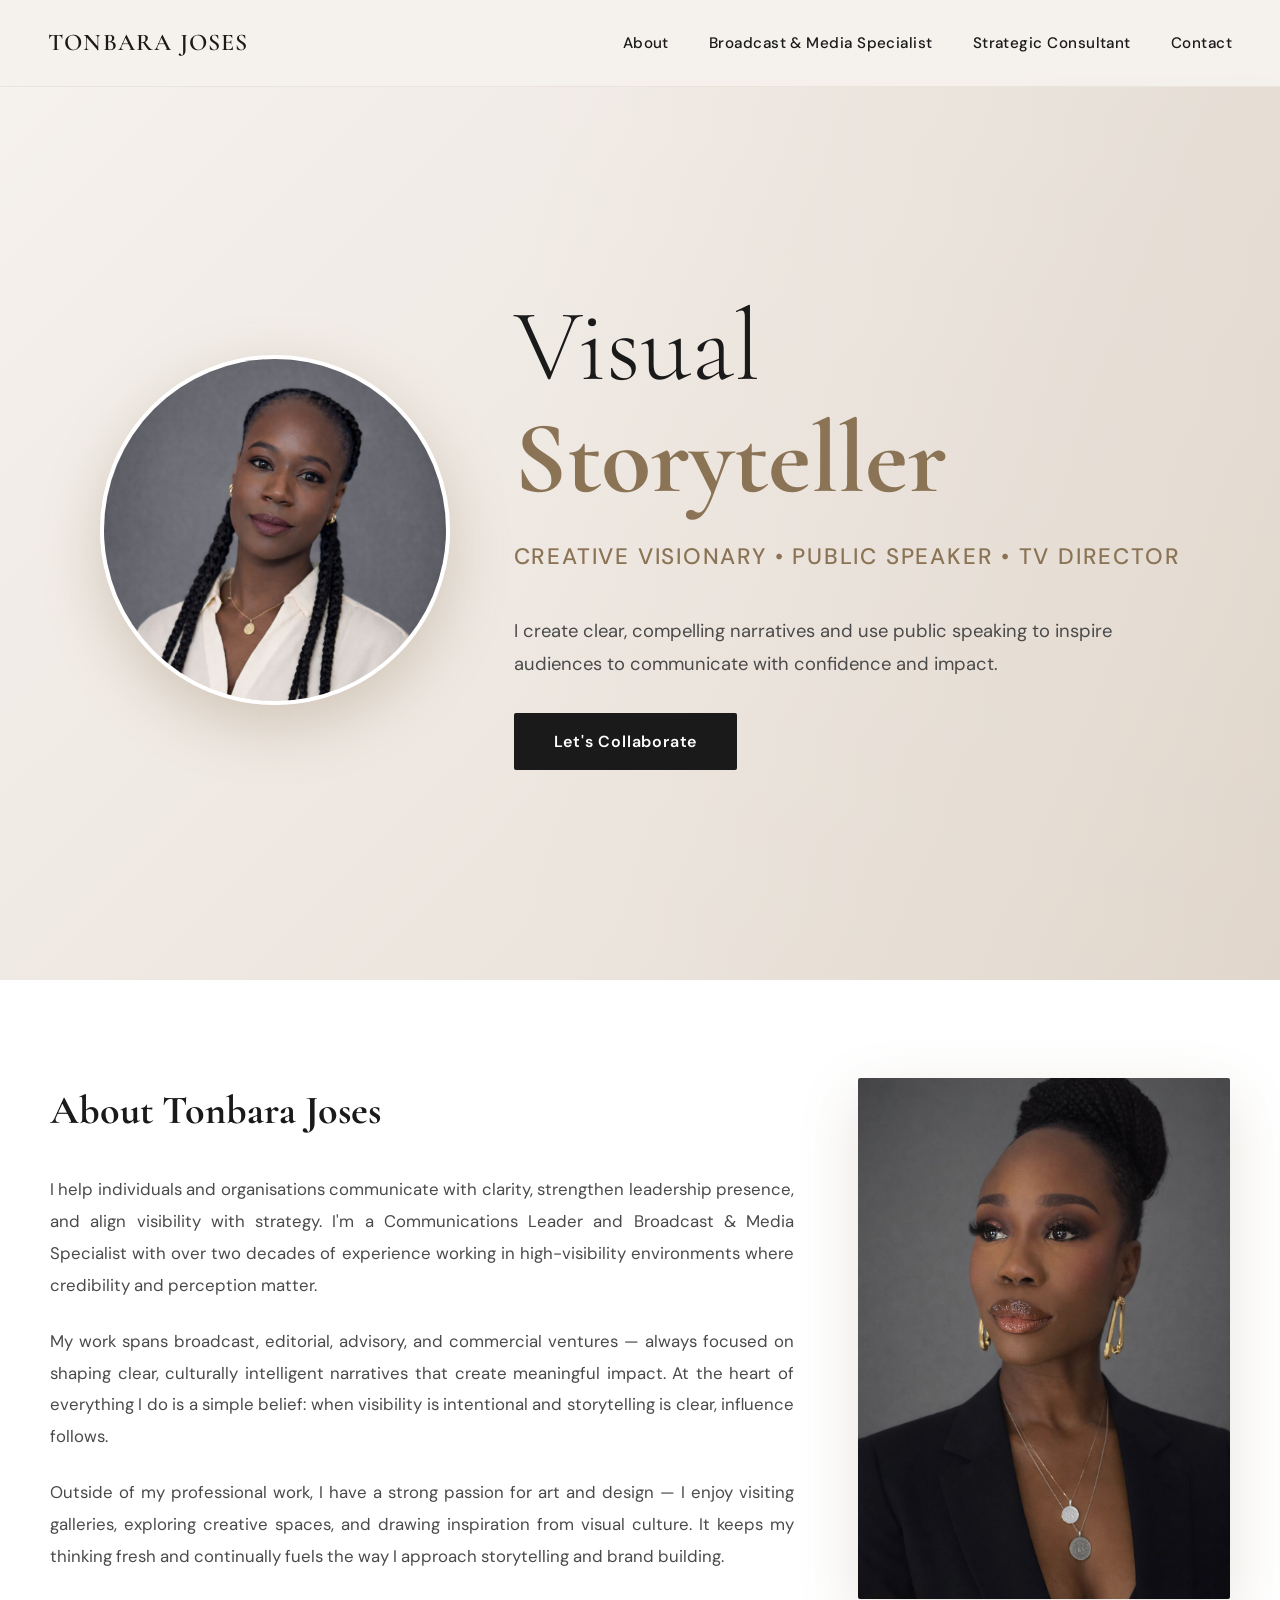
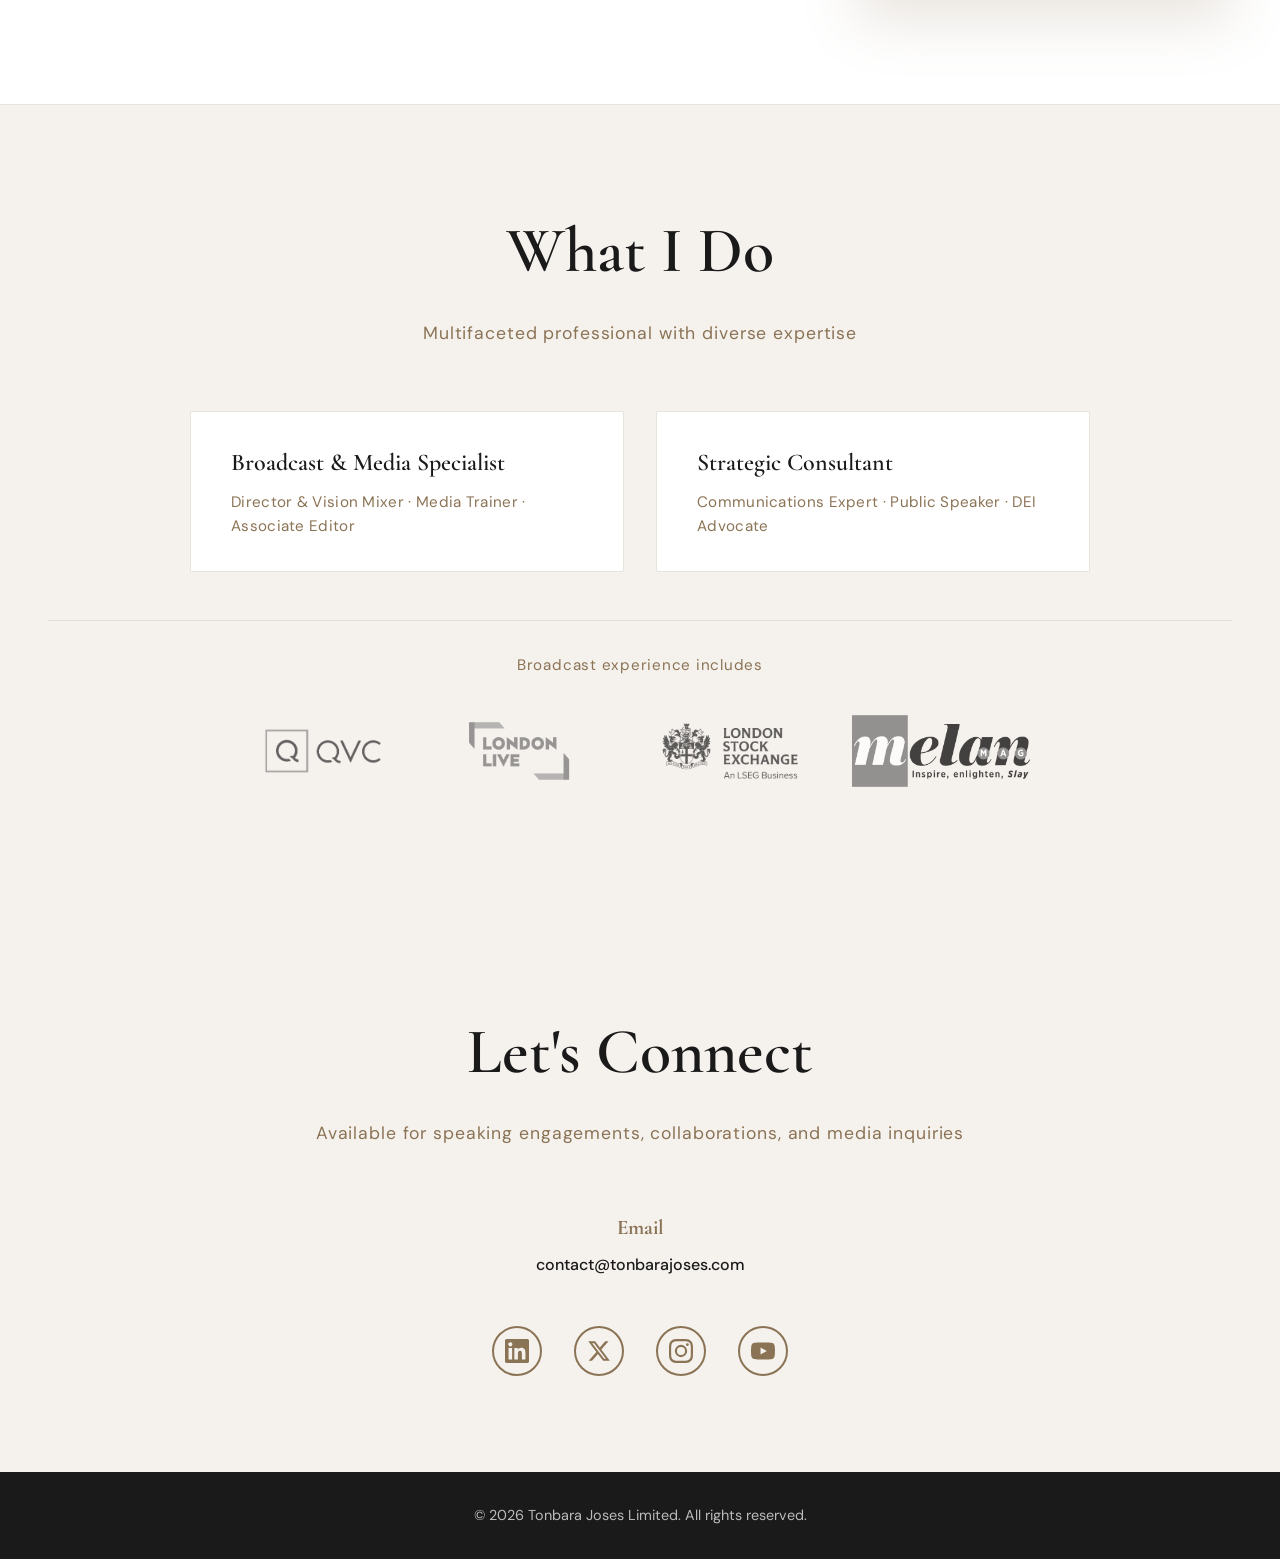
<file: index.html>
<!DOCTYPE html>
<html lang="en">
<head>
    <meta charset="UTF-8">
    <meta name="viewport" content="width=device-width, initial-scale=1.0">
    <meta name="theme-color" content="#f5f1ed">
    <meta name="description" content="Tonbara Joses helps individuals and organisations communicate with clarity, strengthen leadership presence, and align visibility with strategy. She is a Communications Leader and Broadcast &amp; Media Specialist with over two decades of experience working in high-visibility environments where credibility and perception matter.">
    <meta name="keywords" content="TV Director, Television Director, Broadcast Director, Live Production, Vision Mixer, Media Communications, Public Speaker, Creative Director, Broadcast Operations, Content Strategy, DE&I Leadership, Inclusive Storytelling, Media Specialist">
    <meta name="author" content="Tonbara Joses">
    <meta name="robots" content="index, follow">
    <meta property="og:title" content="Tonbara Joses - Creative Visionary & Public Speaker">
    <meta property="og:description" content="Tonbara Joses helps individuals and organisations communicate with clarity, strengthen leadership presence, and align visibility with strategy.">
    <meta property="og:type" content="website">
    <meta property="og:image" content="assets/tjoses.jpeg">
    <meta property="og:url" content="">
    <meta name="twitter:card" content="summary_large_image">
    <meta name="twitter:title" content="Tonbara Joses -  Creative Visionary & Public Speaker">
    <meta name="twitter:description" content="Tonbara Joses helps individuals and organisations communicate with clarity, strengthen leadership presence, and align visibility with strategy.">
    <link rel="icon" type="image/x-icon" href="assets/favicon.ico">
    <link rel="icon" type="image/png" sizes="32x32" href="assets/favicon.ico">
    <link rel="icon" type="image/png" sizes="16x16" href="assets/favicon.ico">
    <link rel="apple-touch-icon" href="assets/favicon.png">
    <title>Tonbara Joses -  Creative Visionary & Public Speaker</title>
    <link rel="preconnect" href="https://fonts.googleapis.com">
    <link rel="preconnect" href="https://fonts.gstatic.com" crossorigin>
    <link href="https://fonts.googleapis.com/css2?family=Cormorant+Garamond:wght@300;400;600;700&family=DM+Sans:wght@400;500;700&display=swap" rel="stylesheet">
    <link rel="stylesheet" href="styles.css">
</head>
<body>
    <header>
        <nav>
            <div class="logo">TONBARA JOSES</div>
            <button class="hamburger" aria-label="Toggle menu" aria-expanded="false">
                <span></span>
                <span></span>
                <span></span>
            </button>
            <ul class="nav-links">
                <li><a href="#about">About</a></li>
                <li><a href="broadcast-media-specialist.html">Broadcast &amp; Media Specialist</a></li>
                <li><a href="strategic-consultant.html">Strategic Consultant</a></li>
                <li><a href="#contact">Contact</a></li>
            </ul>
        </nav>
    </header>

    <section class="hero">
        <div class="hero-content">
            <div class="hero-image">
                <img src="assets/tonbara.jpeg" alt="Tonbara Joses">
            </div>
            <div class="hero-text">
                <h1>Visual <strong>Storyteller</strong></h1>
                <p class="hero-subtitle">Creative Visionary • Public Speaker • TV Director</p>
                <p class="hero-description">
                    I create clear, compelling narratives and use public speaking to inspire audiences to communicate with confidence and impact.
                </p>
                <a href="#contact" class="cta-button">Let's Collaborate</a>
            </div>
        </div>
    </section>

    <section id="about">
        <div class="about-tonbara-content">
            <div class="about-tonbara-text">
                <h2>About Tonbara Joses</h2>
                <p>
                    I help individuals and organisations communicate with clarity, strengthen leadership presence, and align visibility with strategy. I'm a Communications Leader and Broadcast &amp; Media Specialist with over two decades of experience working in high-visibility environments where credibility and perception matter.
                </p>
                <p>
                    My work spans broadcast, editorial, advisory, and commercial ventures — always focused on shaping clear, culturally intelligent narratives that create meaningful impact. At the heart of everything I do is a simple belief: when visibility is intentional and storytelling is clear, influence follows.
                </p>
                <p>
                    Outside of my professional work, I have a strong passion for art and design — I enjoy visiting galleries, exploring creative spaces, and drawing inspiration from visual culture. It keeps my thinking fresh and continually fuels the way I approach storytelling and brand building.
                </p>
            </div>
             <div class="about-tonbara-image">
                <img src="assets/tjoses.jpeg" alt="Tonbara Joses">
            </div>
        </div>
    </section>

    <section id="what-i-do">
        <div class="section-header">
            <h2 class="section-title">What I Do</h2>
            <p class="section-subtitle">Multifaceted professional with diverse expertise</p>
        </div>
        <div class="what-i-do-links">
            <a href="broadcast-media-specialist.html" class="what-i-do-card">
                <span class="what-i-do-title">Broadcast &amp; Media Specialist</span>
                <span class="what-i-do-subtitle">Director & Vision Mixer · Media Trainer · Associate Editor</span>
            </a>
            <a href="strategic-consultant.html" class="what-i-do-card">
                <span class="what-i-do-title">Strategic Consultant</span>
                <span class="what-i-do-subtitle"> Communications Expert · Public Speaker · DEI Advocate</span>
            </a>
        </div>
        <div class="brands-section">
            <p class="brands-heading">Broadcast experience includes</p>
            <div class="brands-logos">
                <a href="https://www.qvcuk.com" target="_blank" rel="noopener"><img src="assets/logos/qvc.png" alt="QVC" class="brand-logo"></a>
                <a href="https://www.londonlive.co.uk" target="_blank" rel="noopener"><img src="assets/logos/london-live.png" alt="London Live" class="brand-logo"></a>
                <a href="https://www.londonstockexchange.com" target="_blank" rel="noopener"><img src="assets/logos/lse.png" alt="London Stock Exchange" class="brand-logo"></a>
                <a href="https://www.melanmag.com" target="_blank" rel="noopener"><img src="assets/logos/melan.png" alt="Melan Magazine" class="brand-logo"></a>
            </div>
        </div>
    </section>

    <section id="gallery" style="display: none;">
        <div class="section-header">
            <h2 class="section-title">Selected Work</h2>
            <p class="section-subtitle">A showcase of directorial projects and speaking engagements</p>
        </div>
        <div class="gallery-grid">
            <div class="gallery-item fade-in">
                <div class="gallery-image"></div>
                <div class="gallery-info">
                    <h3>Documentary Series: Voices of Change</h3>
                    <p>A 6-part series exploring social transformation across West Africa</p>
                    <span class="gallery-tag">TV Direction</span>
                </div>
            </div>
            <div class="gallery-item fade-in">
                <div class="gallery-image"></div>
                <div class="gallery-info">
                    <h3>TEDx Lagos: The Power of Perspective</h3>
                    <p>Keynote on reframing narratives in modern media</p>
                    <span class="gallery-tag">Public Speaking</span>
                </div>
            </div>
            <div class="gallery-item fade-in">
                <div class="gallery-image"></div>
                <div class="gallery-info">
                    <h3>Prime Time Talk Show: The Evening Forum</h3>
                    <p>Award-winning current affairs program, 3 seasons</p>
                    <span class="gallery-tag">TV Direction</span>
                </div>
            </div>
            <div class="gallery-item fade-in">
                <div class="gallery-image"></div>
                <div class="gallery-info">
                    <h3>Women in Media Summit 2024</h3>
                    <p>Panel moderator and speaker on leadership and innovation</p>
                    <span class="gallery-tag">Public Speaking</span>
                </div>
            </div>
            <div class="gallery-item fade-in">
                <div class="gallery-image"></div>
                <div class="gallery-info">
                    <h3>Cultural Heritage Series</h3>
                    <p>Celebrating indigenous traditions through visual storytelling</p>
                    <span class="gallery-tag">TV Direction</span>
                </div>
            </div>
            <div class="gallery-item fade-in">
                <div class="gallery-image"></div>
                <div class="gallery-info">
                    <h3>Global Media Conference, Dubai</h3>
                    <p>Keynote on the future of African storytelling</p>
                    <span class="gallery-tag">Public Speaking</span>
                </div>
            </div>
        </div>
    </section>

    <section id="press" style="display: none;">
        <div class="section-header">
            <h2 class="section-title">In the Press</h2>
            <p class="section-subtitle">Featured coverage and recognition</p>
        </div>
        <div class="press-grid">
            <div class="press-item fade-in">
                <div class="press-source">
                    <div class="press-logo">GN</div>
                    <span class="press-publication">GUARDIAN NIGERIA</span>
                </div>
                <h3 class="press-headline">Rising Star: How Tonbara Joses is Redefining Television Direction</h3>
                <p class="press-excerpt">
                    "Joses brings a fresh perspective to television direction, combining technical excellence with deeply human storytelling that resonates across cultures..."
                </p>
                <p class="press-date">January 2025</p>
                <a href="#" class="press-link">Read Full Article →</a>
            </div>
            <div class="press-item fade-in">
                <div class="press-source">
                    <div class="press-logo">VG</div>
                    <span class="press-publication">VANGUARD</span>
                </div>
                <h3 class="press-headline">The Visionaries: 50 Women Shaping Nigeria's Creative Economy</h3>
                <p class="press-excerpt">
                    "As both a director and speaker, Tonbara Joses embodies the new generation of multi-hyphenate creatives driving innovation in Africa's media landscape..."
                </p>
                <p class="press-date">November 2024</p>
                <a href="#" class="press-link">Read Full Article →</a>
            </div>
            <div class="press-item fade-in">
                <div class="press-source">
                    <div class="press-logo">BC</div>
                    <span class="press-publication">BROADCAST MAGAZINE</span>
                </div>
                <h3 class="press-headline">Award-Winning Director Shares Insights on Authentic Storytelling</h3>
                <p class="press-excerpt">
                    "In a candid conversation, Joses reveals the creative process behind her acclaimed documentary series and her vision for the future of African television..."
                </p>
                <p class="press-date">September 2024</p>
                <a href="#" class="press-link">Read Full Article →</a>
            </div>
            <div class="press-item fade-in">
                <div class="press-source">
                    <div class="press-logo">TN</div>
                    <span class="press-publication">THIS DAY</span>
                </div>
                <h3 class="press-headline">From Director's Chair to Conference Stage: A Journey of Impact</h3>
                <p class="press-excerpt">
                    "Tonbara Joses has emerged as one of the most sought-after voices on media innovation, bringing insights from the studio to boardrooms across the continent..."
                </p>
                <p class="press-date">July 2024</p>
                <a href="#" class="press-link">Read Full Article →</a>
            </div>
            <div class="press-item fade-in">
                <div class="press-source">
                    <div class="press-logo">PM</div>
                    <span class="press-publication">PULSE MAGAZINE</span>
                </div>
                <h3 class="press-headline">10 Creatives Changing the Narrative in Nigerian Television</h3>
                <p class="press-excerpt">
                    "With a portfolio that spans hard-hitting documentaries to inspiring talk shows, Joses demonstrates that powerful storytelling knows no single format..."
                </p>
                <p class="press-date">May 2024</p>
                <a href="#" class="press-link">Read Full Article →</a>
            </div>
            <div class="press-item fade-in">
                <div class="press-source">
                    <div class="press-logo">BT</div>
                    <span class="press-publication">BUSINESS DAY</span>
                </div>
                <h3 class="press-headline">The Business of Storytelling: An Interview with Tonbara Joses</h3>
                <p class="press-excerpt">
                    "Beyond the creative aspects, Joses discusses the entrepreneurial mindset required to succeed in modern media production and content creation..."
                </p>
                <p class="press-date">March 2024</p>
                <a href="#" class="press-link">Read Full Article →</a>
            </div>
        </div>
    </section>

    <section id="contact">
        <div class="section-header">
            <h2 class="section-title">Let's Connect</h2>
            <p class="section-subtitle">Available for speaking engagements, collaborations, and media inquiries</p>
        </div>
        <div class="contact-content">
            <div class="contact-info">
                <div class="contact-item fade-in">
                    <h4>Email</h4>
                    <a href="mailto:contact@tonbarajoses.com">contact@tonbarajoses.com</a>
                </div>
            </div>
            <div class="social-links">
                <a href="https://www.linkedin.com/in/tonbara-joses-38819644" target="_blank" rel="noopener" aria-label="LinkedIn"><svg width="24" height="24" viewBox="0 0 24 24" fill="currentColor"><path d="M20.447 20.452h-3.554v-5.569c0-1.328-.027-3.037-1.852-3.037-1.853 0-2.136 1.445-2.136 2.939v5.667H9.351V9h3.414v1.561h.046c.477-.9 1.637-1.85 3.37-1.85 3.601 0 4.267 2.37 4.267 5.455v6.286zM5.337 7.433c-1.144 0-2.063-.926-2.063-2.065 0-1.138.92-2.063 2.063-2.063 1.14 0 2.064.925 2.064 2.063 0 1.139-.925 2.065-2.064 2.065zm1.782 13.019H3.555V9h3.564v11.452zM22.225 0H1.771C.792 0 0 .774 0 1.729v20.542C0 23.227.792 24 1.771 24h20.451C23.2 24 24 23.227 24 22.271V1.729C24 .774 23.2 0 22.222 0h.003z"/></svg></a>
                <a href="https://twitter.com" target="_blank" rel="noopener" aria-label="Twitter"><svg width="24" height="24" viewBox="0 0 24 24" fill="currentColor"><path d="M18.244 2.25h3.308l-7.227 8.26 8.502 11.24H16.17l-5.214-6.817L4.99 21.75H1.68l7.73-8.835L1.254 2.25H8.08l4.713 6.231zm-1.161 17.52h1.833L7.084 4.126H5.117z"/></svg></a>
                <a href="https://instagram.com" target="_blank" rel="noopener" aria-label="Instagram"><svg width="24" height="24" viewBox="0 0 24 24" fill="currentColor"><path d="M12 2.163c3.204 0 3.584.012 4.85.07 3.252.148 4.771 1.691 4.919 4.919.058 1.265.069 1.645.069 4.849 0 3.205-.012 3.584-.069 4.849-.149 3.225-1.664 4.771-4.919 4.919-1.266.058-1.644.07-4.85.07-3.204 0-3.584-.012-4.849-.07-3.26-.149-4.771-1.699-4.919-4.92-.058-1.265-.07-1.644-.07-4.849 0-3.204.013-3.583.07-4.849.149-3.227 1.664-4.771 4.919-4.919 1.266-.057 1.645-.069 4.849-.069zM12 0C8.741 0 8.333.014 7.053.072 2.695.272.273 2.69.073 7.052.014 8.333 0 8.741 0 12c0 3.259.014 3.668.072 4.948.2 4.358 2.618 6.78 6.98 6.98C8.333 23.986 8.741 24 12 24c3.259 0 3.668-.014 4.948-.072 4.354-.2 6.782-2.618 6.979-6.98.059-1.28.073-1.689.073-4.948 0-3.259-.014-3.667-.072-4.947-.196-4.354-2.617-6.78-6.979-6.98C15.668.014 15.259 0 12 0zm0 5.838a6.162 6.162 0 100 12.324 6.162 6.162 0 000-12.324zM12 16a4 4 0 110-8 4 4 0 010 8zm6.406-11.845a1.44 1.44 0 100 2.881 1.44 1.44 0 000-2.881z"/></svg></a>
                <a href="https://youtube.com" target="_blank" rel="noopener" aria-label="YouTube"><svg width="24" height="24" viewBox="0 0 24 24" fill="currentColor"><path d="M23.498 6.186a3.016 3.016 0 00-2.122-2.136C19.505 3.545 12 3.545 12 3.545s-7.505 0-9.377.505A3.017 3.017 0 00.502 6.186C0 8.07 0 12 0 12s0 3.93.502 5.814a3.016 3.016 0 002.122 2.136c1.871.505 9.376.505 9.376.505s7.505 0 9.377-.505a3.015 3.015 0 002.122-2.136C24 15.93 24 12 24 12s0-3.93-.502-5.814zM9.545 15.568V8.432L15.818 12l-6.273 3.568z"/></svg></a>
            </div>
        </div>
    </section>

    <div id="contact-modal" class="contact-modal-overlay" aria-hidden="true">
        <div class="contact-modal">
            <button type="button" class="contact-modal-close js-close-contact-modal" aria-label="Close">×</button>
            <h3>Get in touch</h3>
            <form class="contact-form" action="contact.php" method="post">
                <label for="contact-name">Name</label>
                <input type="text" id="contact-name" name="name" required>

                <label for="contact-email">Email</label>
                <input type="email" id="contact-email" name="email" required>

                <label for="contact-message">Message</label>
                <textarea id="contact-message" name="message" required></textarea>

                <button type="submit">Send message</button>
            </form>
        </div>
    </div>

    <footer>
        <p>&copy; 2026 Tonbara Joses Limited. All rights reserved.</p>
    </footer>

    <script>
        // Hamburger menu toggle
        const hamburger = document.querySelector('.hamburger');
        const navLinks = document.querySelector('.nav-links');
        
        if (hamburger && navLinks) {
            hamburger.addEventListener('click', () => {
                hamburger.classList.toggle('active');
                navLinks.classList.toggle('active');
                const isExpanded = hamburger.classList.contains('active');
                hamburger.setAttribute('aria-expanded', isExpanded);
            });
            
            // Close menu when clicking a link
            navLinks.querySelectorAll('a').forEach(link => {
                link.addEventListener('click', () => {
                    hamburger.classList.remove('active');
                    navLinks.classList.remove('active');
                    hamburger.setAttribute('aria-expanded', 'false');
                });
            });
        }
        
        // Contact modal
        (function() {
            const overlay = document.getElementById('contact-modal');
            if (!overlay) return;
            const openModal = () => { overlay.classList.add('is-open'); overlay.setAttribute('aria-hidden', 'false'); document.body.style.overflow = 'hidden'; };
            const closeModal = () => { overlay.classList.remove('is-open'); overlay.setAttribute('aria-hidden', 'true'); document.body.style.overflow = ''; };
            document.querySelectorAll('.js-open-contact-modal').forEach(btn => btn.addEventListener('click', openModal));
            overlay.querySelector('.js-close-contact-modal').addEventListener('click', closeModal);
            overlay.addEventListener('click', e => { if (e.target === overlay) closeModal(); });
            document.addEventListener('keydown', e => { if (e.key === 'Escape') closeModal(); });
        })();

        // Scroll animation
        const observerOptions = {
            threshold: 0.1,
            rootMargin: '0px 0px -50px 0px'
        };

        const observer = new IntersectionObserver((entries) => {
            entries.forEach(entry => {
                if (entry.isIntersecting) {
                    entry.target.classList.add('visible');
                }
            });
        }, observerOptions);

        document.querySelectorAll('.fade-in').forEach(el => {
            observer.observe(el);
        });

        // Smooth scrolling for navigation links
        document.querySelectorAll('a[href^="#"]').forEach(anchor => {
            anchor.addEventListener('click', function (e) {
                e.preventDefault();
                const target = document.querySelector(this.getAttribute('href'));
                if (target) {
                    const offsetTop = target.offsetTop - 80;
                    window.scrollTo({
                        top: offsetTop,
                        behavior: 'smooth'
                    });
                }
            });
        });

        // Header background on scroll
        const header = document.querySelector('header');
        window.addEventListener('scroll', () => {
            if (window.scrollY > 100) {
                header.style.background = 'rgba(245, 241, 237, 0.98)';
                header.style.boxShadow = '0 2px 20px rgba(0,0,0,0.08)';
            } else {
                header.style.background = 'rgba(245, 241, 237, 0.95)';
                header.style.boxShadow = 'none';
            }
        });
    </script>
</body>
</html>
</file>
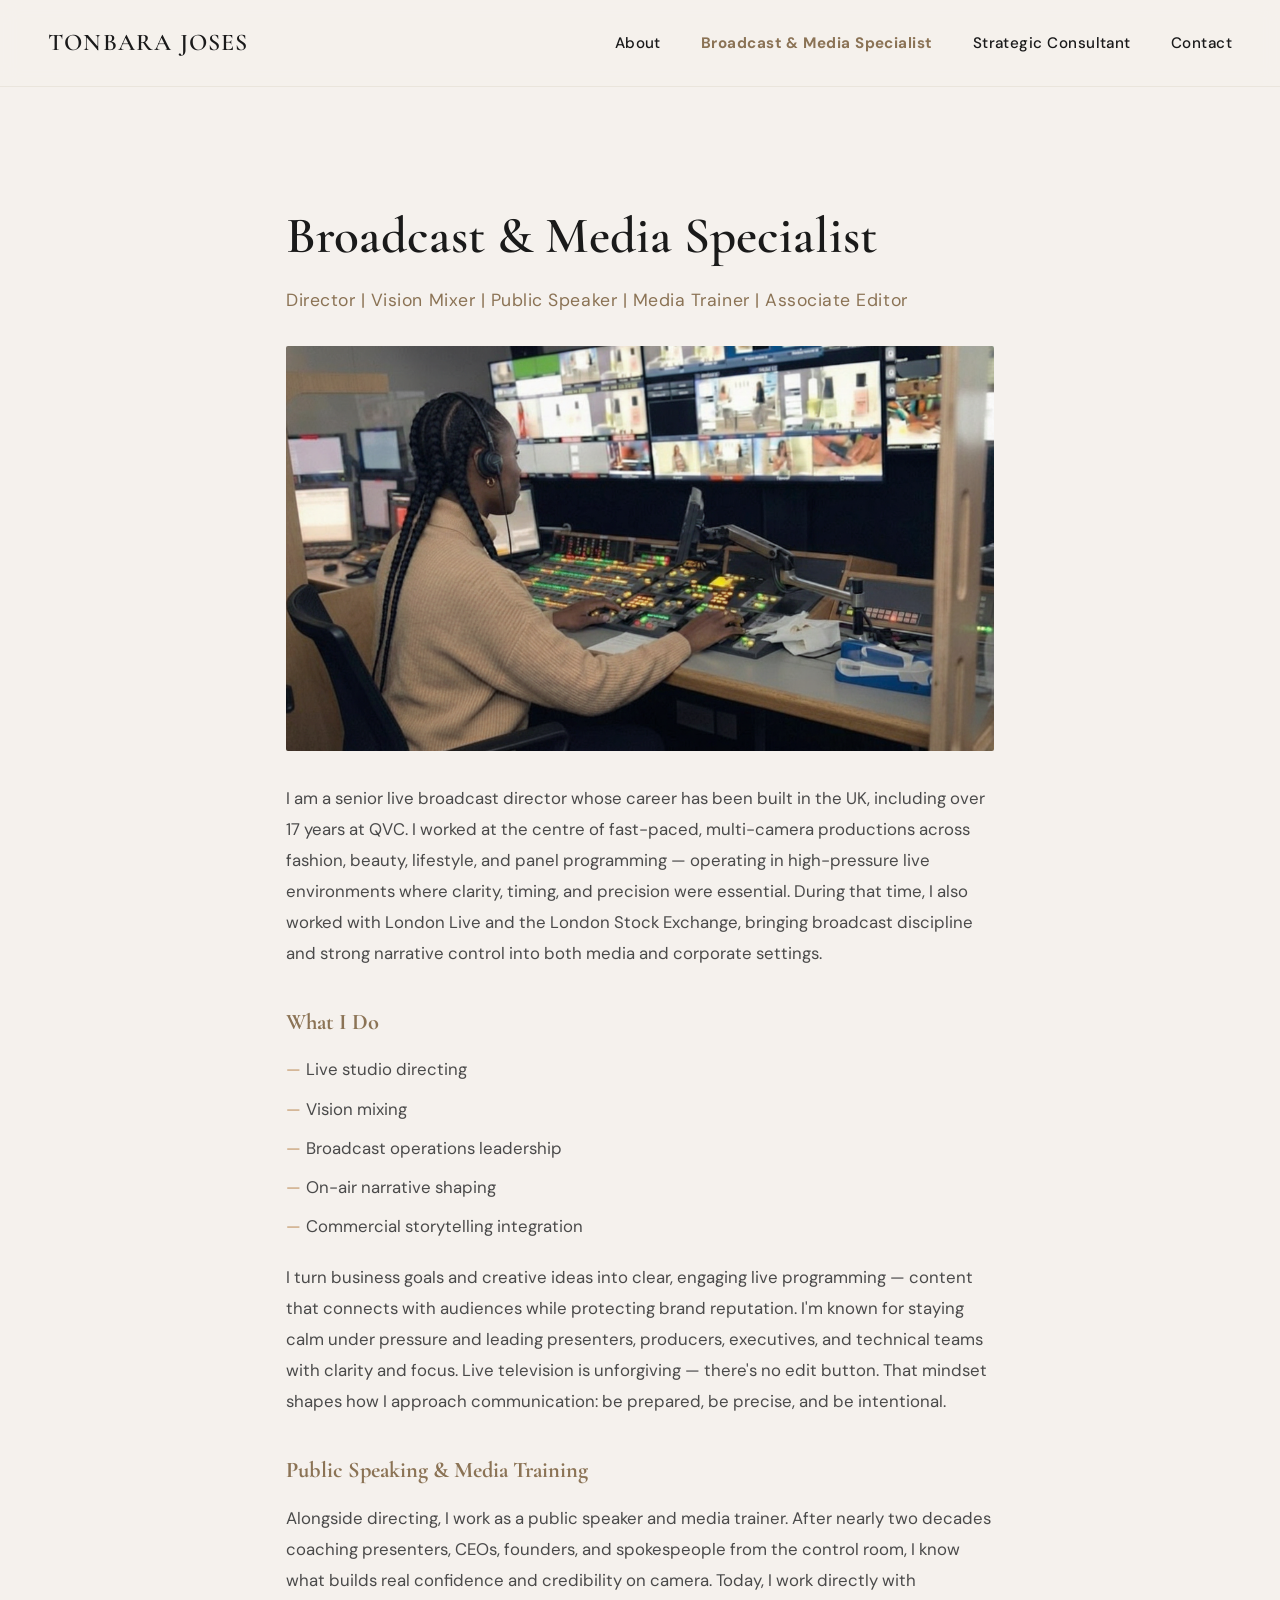
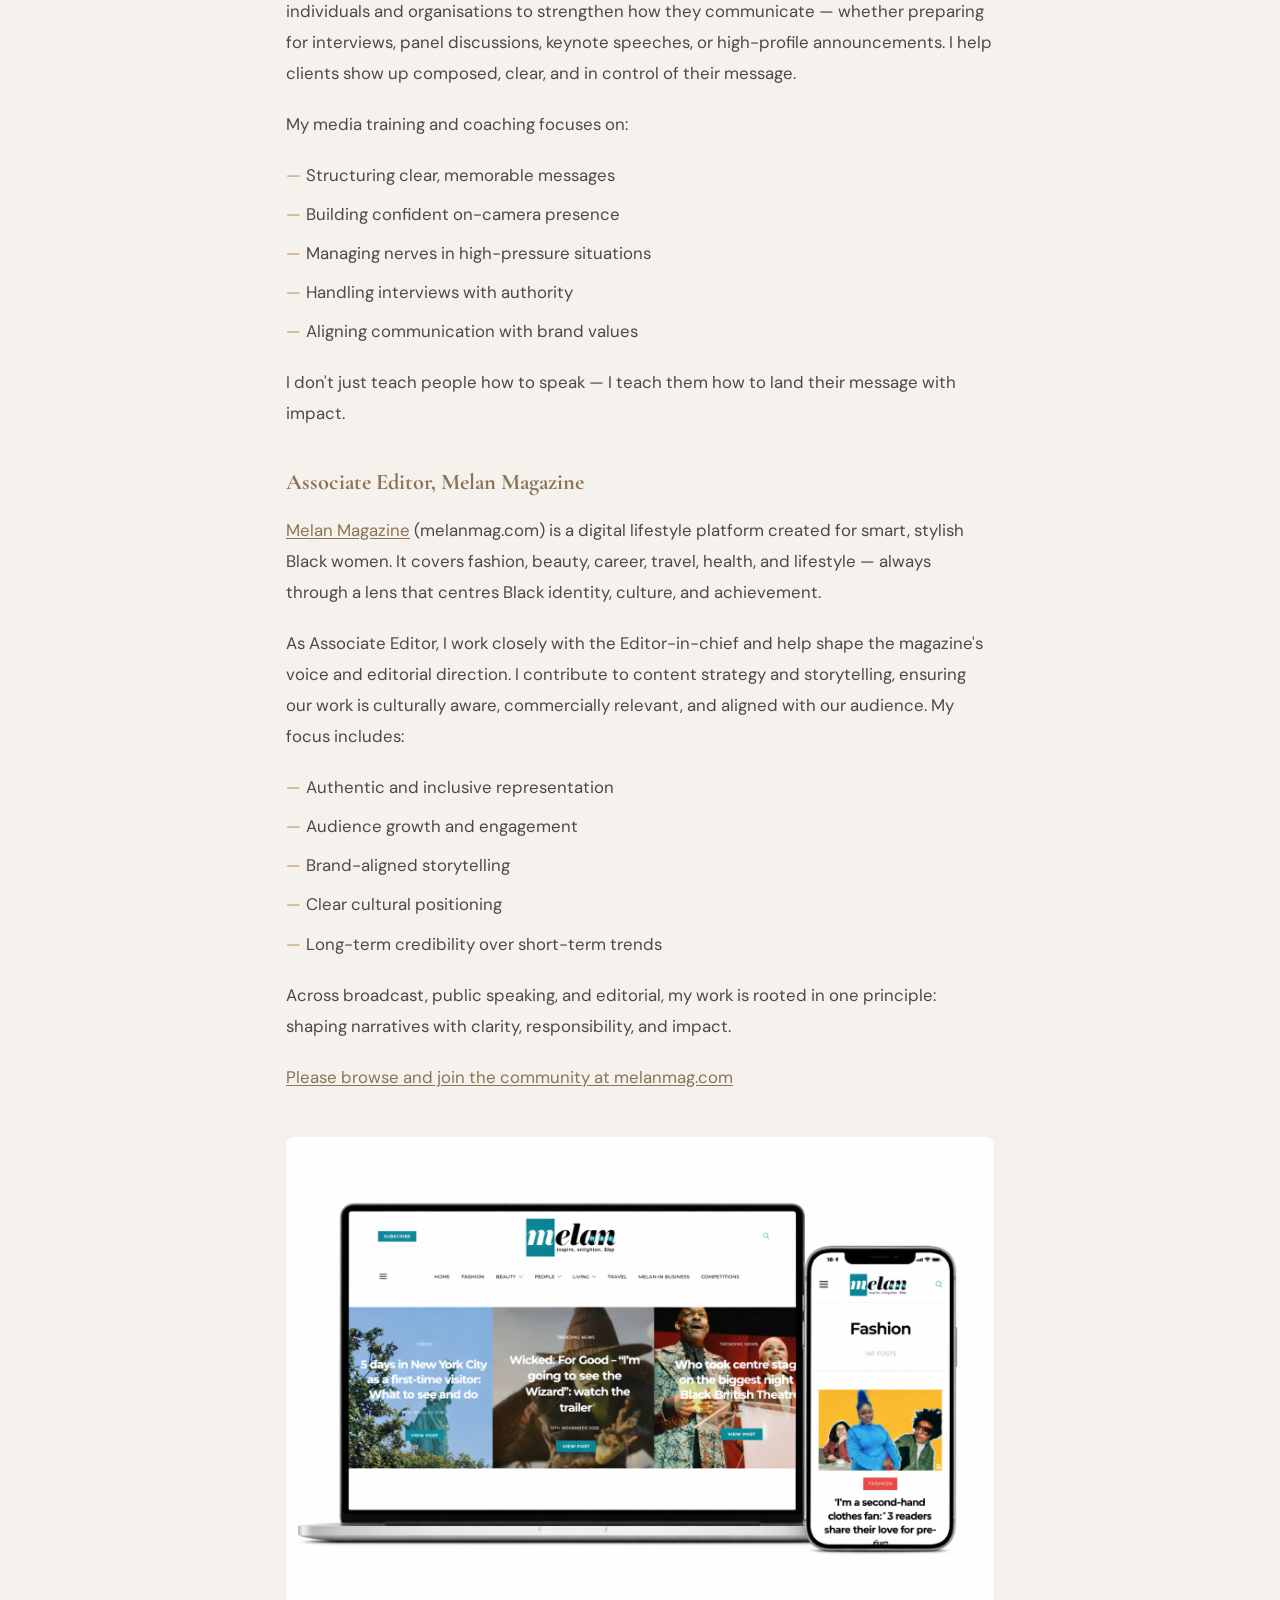
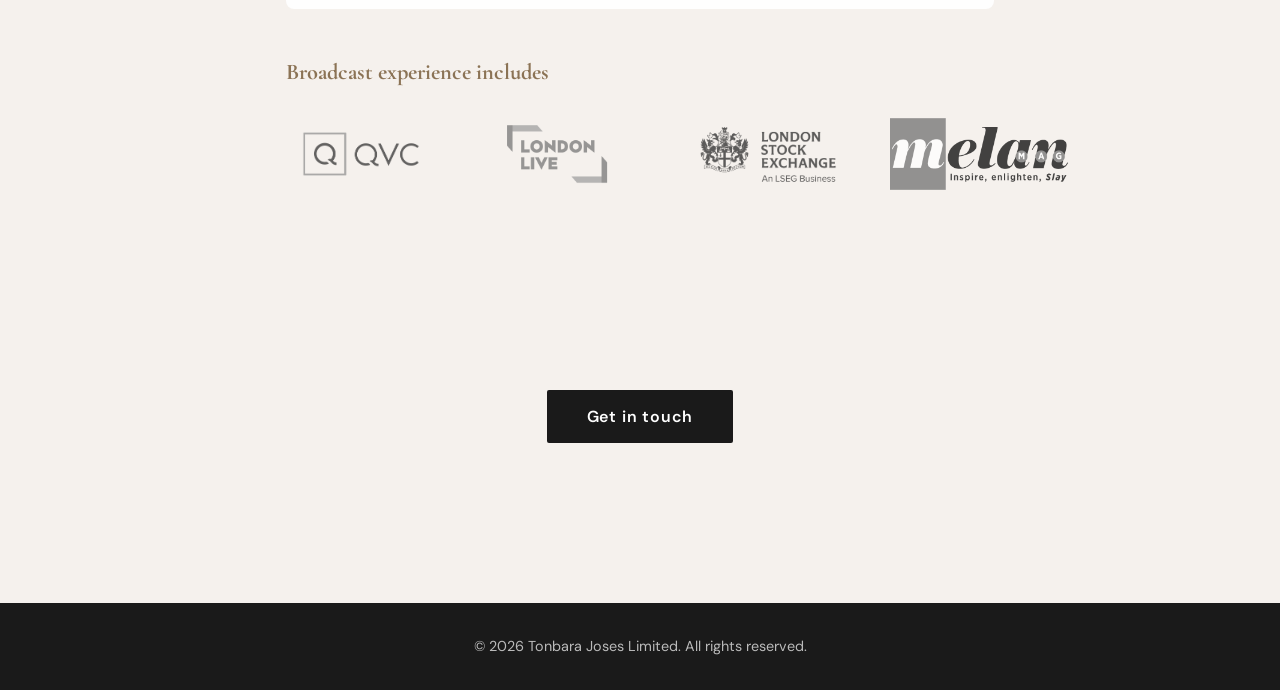
<file: broadcast-media-specialist.html>
<!DOCTYPE html>
<html lang="en">
<head>
    <meta charset="UTF-8">
    <meta name="viewport" content="width=device-width, initial-scale=1.0">
    <meta name="theme-color" content="#f5f1ed">
    <meta name="description" content="Tonbara Joses - Broadcast & Media Specialist. Senior live broadcast director, vision mixer, public speaker, and media trainer with over 17 years at QVC and experience at London Live and London Stock Exchange.">
    <meta name="author" content="Tonbara Joses">
    <link rel="icon" type="image/x-icon" href="assets/favicon.ico">
    <title>Broadcast &amp; Media Specialist - Tonbara Joses</title>
    <link rel="preconnect" href="https://fonts.googleapis.com">
    <link rel="preconnect" href="https://fonts.gstatic.com" crossorigin>
    <link href="https://fonts.googleapis.com/css2?family=Cormorant+Garamond:wght@300;400;600;700&family=DM+Sans:wght@400;500;700&display=swap" rel="stylesheet">
    <link rel="stylesheet" href="styles.css">
</head>
<body>
    <header>
        <nav>
            <div class="logo"><a href="index.html">TONBARA JOSES</a></div>
            <button class="hamburger" aria-label="Toggle menu" aria-expanded="false">
                <span></span>
                <span></span>
                <span></span>
            </button>
            <ul class="nav-links">
                <li><a href="index.html#about">About</a></li>
                <li><a href="broadcast-media-specialist.html" class="active">Broadcast &amp; Media Specialist</a></li>
                <li><a href="strategic-consultant.html">Strategic Consultant</a></li>
                <li><a href="index.html#contact">Contact</a></li>
            </ul>
        </nav>
    </header>

    <main class="inner-page">
        <section class="page-hero">
            <h1>Broadcast &amp; Media Specialist</h1>
            <p class="page-subtitle">Director | Vision Mixer | Public Speaker | Media Trainer | Associate Editor</p>
        </section>

        <section class="page-content">
            <img src="assets/at_desk_2.png" alt="Tonbara Joses in the broadcast control room" class="broadcast-page-photo">
            <div class="content-block content-block-no-top-margin">
                <p>
                    I am a senior live broadcast director whose career has been built in the UK, including over 17 years at QVC. I worked at the centre of fast-paced, multi-camera productions across fashion, beauty, lifestyle, and panel programming — operating in high-pressure live environments where clarity, timing, and precision were essential. During that time, I also worked with London Live and the London Stock Exchange, bringing broadcast discipline and strong narrative control into both media and corporate settings.
                </p>
            </div>

            <h3>What I Do</h3>
            <ul class="service-list">
                <li>Live studio directing</li>
                <li>Vision mixing</li>
                <li>Broadcast operations leadership</li>
                <li>On-air narrative shaping</li>
                <li>Commercial storytelling integration</li>
            </ul>
            <p>
                I turn business goals and creative ideas into clear, engaging live programming — content that connects with audiences while protecting brand reputation. I'm known for staying calm under pressure and leading presenters, producers, executives, and technical teams with clarity and focus. Live television is unforgiving — there's no edit button. That mindset shapes how I approach communication: be prepared, be precise, and be intentional.
            </p>

            <h3>Public Speaking &amp; Media Training</h3>
            <p>
                Alongside directing, I work as a public speaker and media trainer. After nearly two decades coaching presenters, CEOs, founders, and spokespeople from the control room, I know what builds real confidence and credibility on camera. Today, I work directly with individuals and organisations to strengthen how they communicate — whether preparing for interviews, panel discussions, keynote speeches, or high-profile announcements. I help clients show up composed, clear, and in control of their message.
            </p>
            <p>My media training and coaching focuses on:</p>
            <ul class="service-list">
                <li>Structuring clear, memorable messages</li>
                <li>Building confident on-camera presence</li>
                <li>Managing nerves in high-pressure situations</li>
                <li>Handling interviews with authority</li>
                <li>Aligning communication with brand values</li>
            </ul>
            <p>I don't just teach people how to speak — I teach them how to land their message with impact.</p>

            <h3>Associate Editor, Melan Magazine</h3>
            <p>
                <a href="https://melanmag.com" target="_blank" rel="noopener">Melan Magazine</a> (melanmag.com) is a digital lifestyle platform created for smart, stylish Black women. It covers fashion, beauty, career, travel, health, and lifestyle — always through a lens that centres Black identity, culture, and achievement.
            </p>
            <p>
                As Associate Editor, I work closely with the Editor-in-chief and help shape the magazine's voice and editorial direction. I contribute to content strategy and storytelling, ensuring our work is culturally aware, commercially relevant, and aligned with our audience. My focus includes:
            </p>
            <ul class="service-list">
                <li>Authentic and inclusive representation</li>
                <li>Audience growth and engagement</li>
                <li>Brand-aligned storytelling</li>
                <li>Clear cultural positioning</li>
                <li>Long-term credibility over short-term trends</li>
            </ul>
            <p>
                Across broadcast, public speaking, and editorial, my work is rooted in one principle: shaping narratives with clarity, responsibility, and impact.
            </p>
            <p><a href="https://melanmag.com" target="_blank" rel="noopener">Please browse and join the community at melanmag.com</a></p>
            <img src="assets/melanmag.jpeg" alt="Melan Magazine" class="melan-mag-image">

            <h3>Broadcast experience includes</h3>
            <div class="brands-logos">
                <a href="https://www.qvcuk.com" target="_blank" rel="noopener"><img src="assets/logos/qvc.png" alt="QVC" class="brand-logo"></a>
                <a href="https://www.londonlive.co.uk" target="_blank" rel="noopener"><img src="assets/logos/london-live.png" alt="London Live" class="brand-logo"></a>
                <a href="https://www.londonstockexchange.com" target="_blank" rel="noopener"><img src="assets/logos/lse.png" alt="London Stock Exchange" class="brand-logo"></a>
                <a href="https://melanmag.com" target="_blank" rel="noopener"><img src="assets/logos/melan.png" alt="Melan Magazine" class="brand-logo"></a>
            </div>
        </section>

        <section class="page-cta">
            <button type="button" class="cta-button js-open-contact-modal">Get in touch</button>
        </section>
    </main>

    <div id="contact-modal" class="contact-modal-overlay" aria-hidden="true">
        <div class="contact-modal">
            <button type="button" class="contact-modal-close js-close-contact-modal" aria-label="Close">×</button>
            <h3>Get in touch</h3>
            <form class="contact-form" action="contact.php" method="post">
                <label for="contact-name">Name</label>
                <input type="text" id="contact-name" name="name" required>

                <label for="contact-email">Email</label>
                <input type="email" id="contact-email" name="email" required>

                <label for="contact-message">Message</label>
                <textarea id="contact-message" name="message" required></textarea>

                <button type="submit">Send message</button>
            </form>
        </div>
    </div>

    <footer>
        <p>&copy; 2026 Tonbara Joses Limited. All rights reserved.</p>
    </footer>

    <script>
        // Hamburger menu toggle
        const hamburger = document.querySelector('.hamburger');
        const navLinks = document.querySelector('.nav-links');
        
        if (hamburger && navLinks) {
            hamburger.addEventListener('click', () => {
                hamburger.classList.toggle('active');
                navLinks.classList.toggle('active');
                const isExpanded = hamburger.classList.contains('active');
                hamburger.setAttribute('aria-expanded', isExpanded);
            });
            
            navLinks.querySelectorAll('a').forEach(link => {
                link.addEventListener('click', () => {
                    hamburger.classList.remove('active');
                    navLinks.classList.remove('active');
                    hamburger.setAttribute('aria-expanded', 'false');
                });
            });
        }
        
        // Contact modal
        (function() {
            const overlay = document.getElementById('contact-modal');
            if (!overlay) return;
            const openModal = () => { overlay.classList.add('is-open'); overlay.setAttribute('aria-hidden', 'false'); document.body.style.overflow = 'hidden'; };
            const closeModal = () => { overlay.classList.remove('is-open'); overlay.setAttribute('aria-hidden', 'true'); document.body.style.overflow = ''; };
            document.querySelectorAll('.js-open-contact-modal').forEach(btn => btn.addEventListener('click', openModal));
            overlay.querySelector('.js-close-contact-modal').addEventListener('click', closeModal);
            overlay.addEventListener('click', e => { if (e.target === overlay) closeModal(); });
            document.addEventListener('keydown', e => { if (e.key === 'Escape') closeModal(); });
        })();

        const header = document.querySelector('header');
        window.addEventListener('scroll', () => {
            if (window.scrollY > 100) {
                header.style.background = 'rgba(245, 241, 237, 0.98)';
                header.style.boxShadow = '0 2px 20px rgba(0,0,0,0.08)';
            } else {
                header.style.background = 'rgba(245, 241, 237, 0.95)';
                header.style.boxShadow = 'none';
            }
        });
    </script>
</body>
</html>
</file>
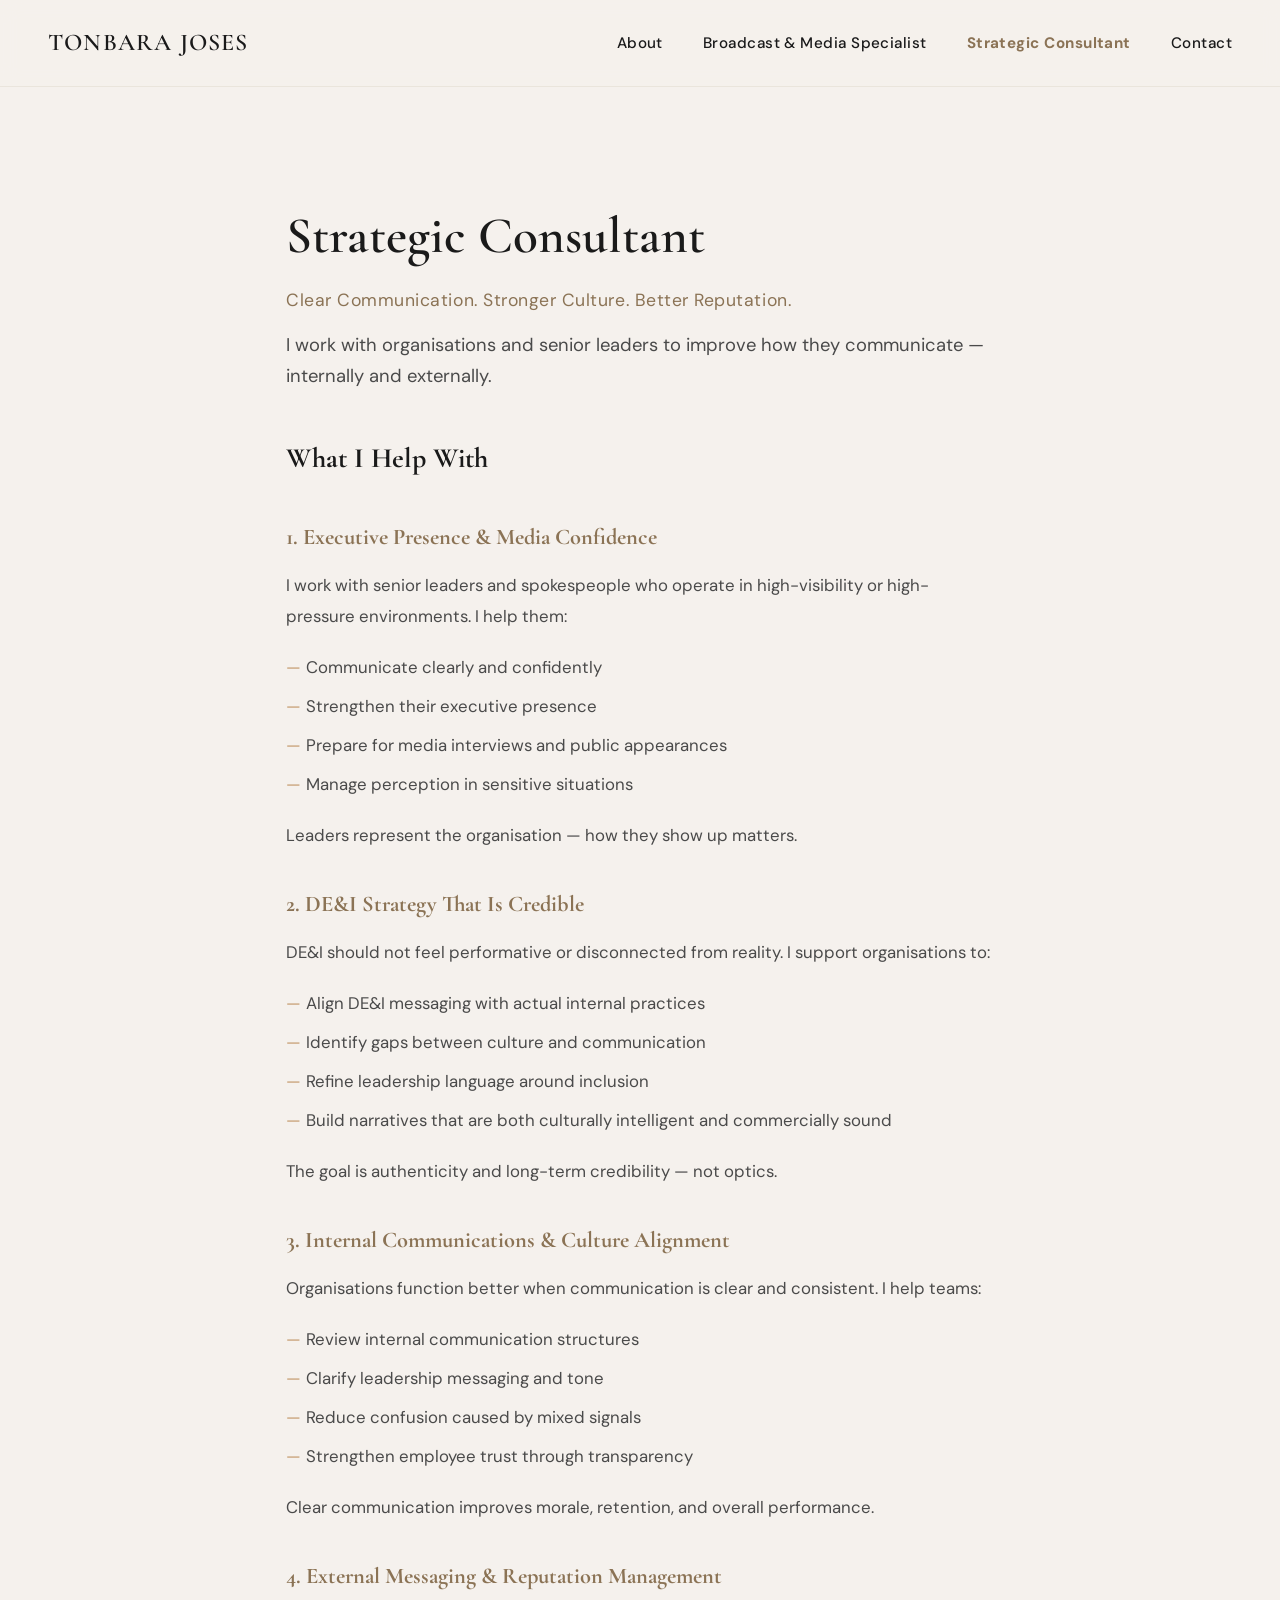
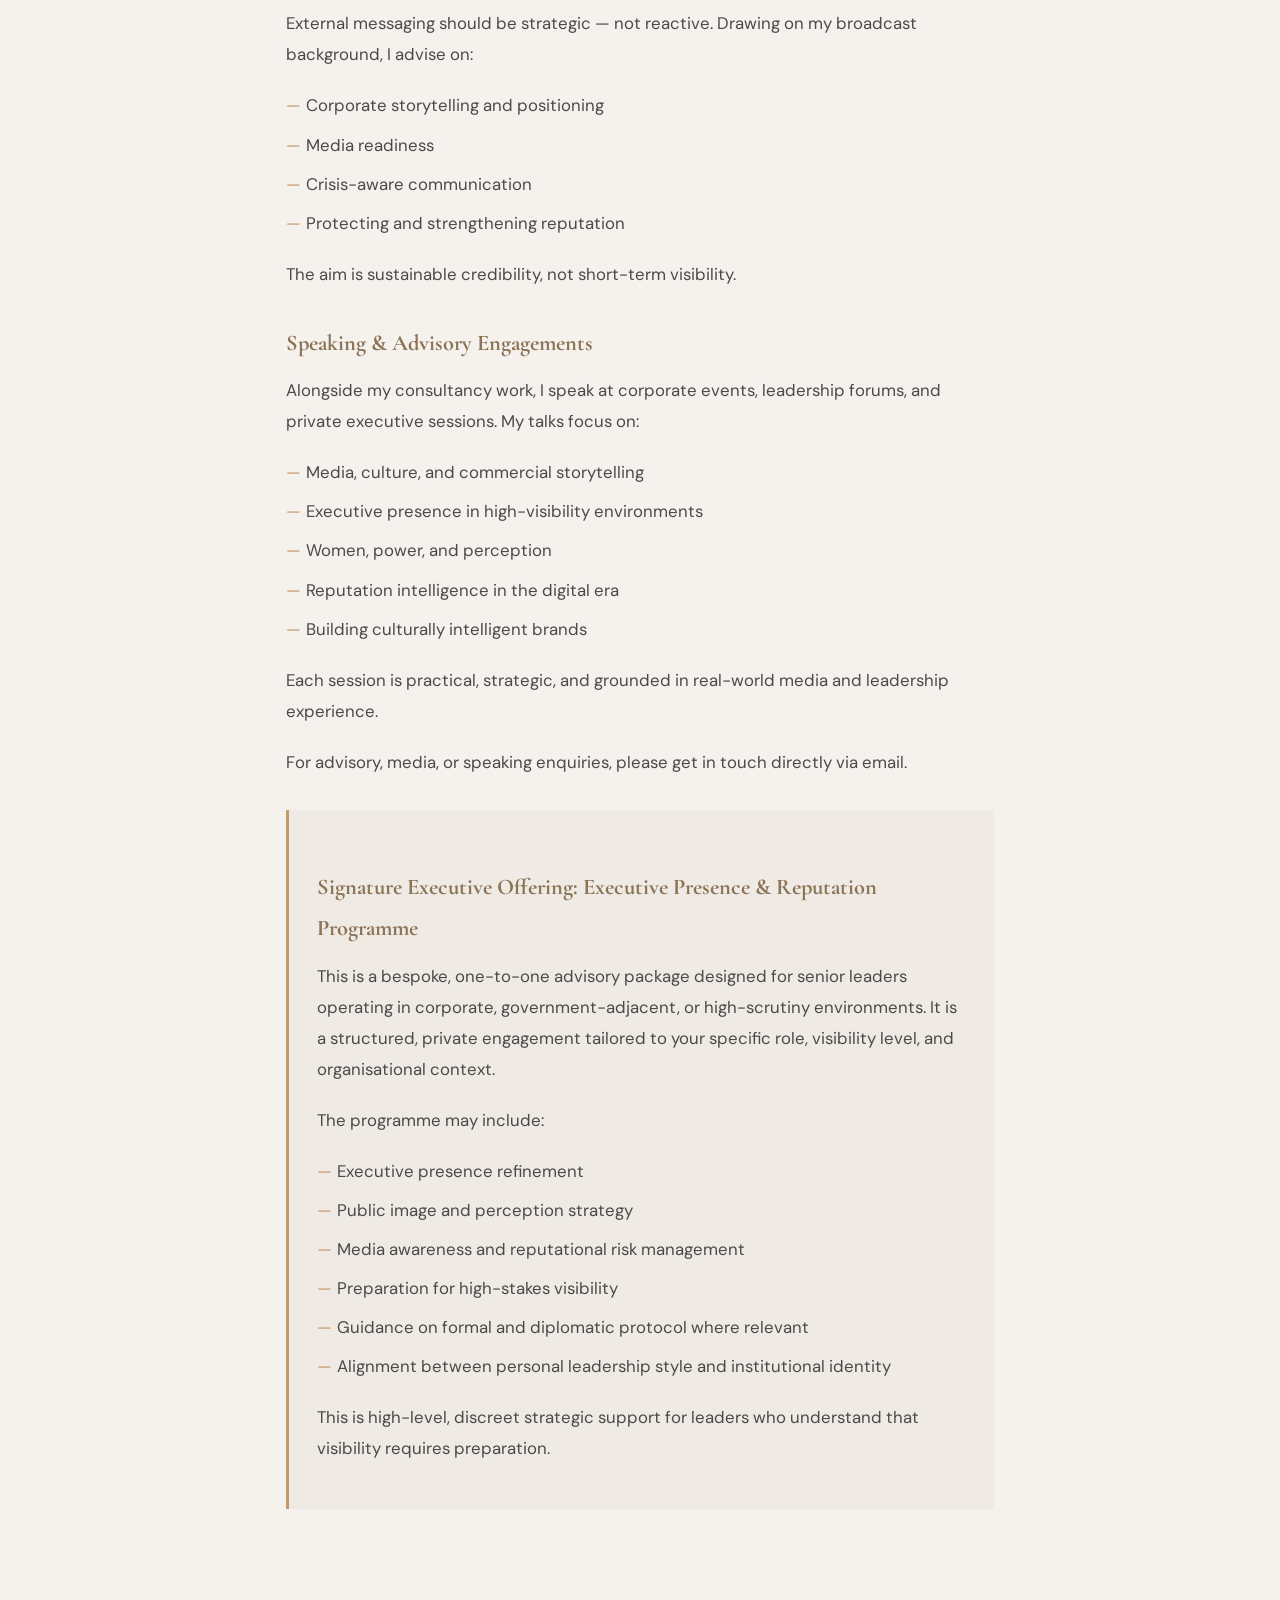
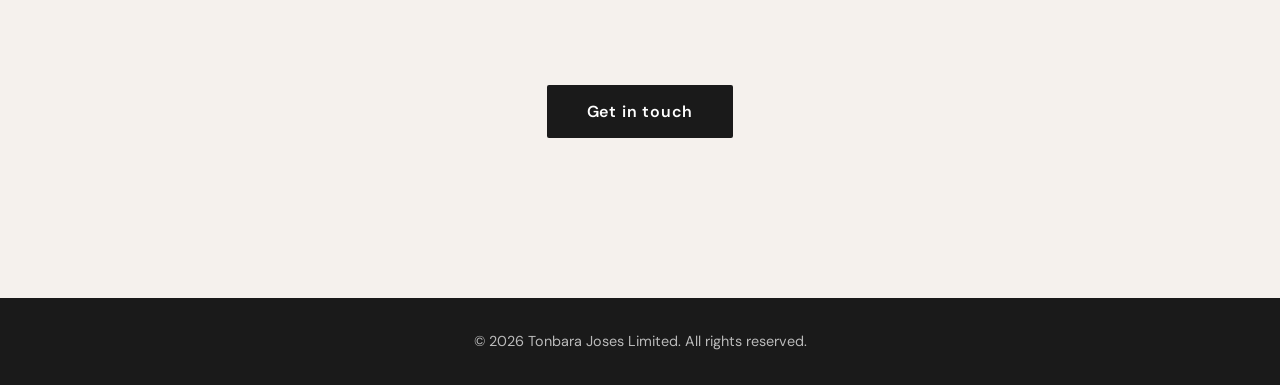
<file: strategic-consultant.html>
<!DOCTYPE html>
<html lang="en">
<head>
    <meta charset="UTF-8">
    <meta name="viewport" content="width=device-width, initial-scale=1.0">
    <meta name="theme-color" content="#f5f1ed">
    <meta name="description" content="Tonbara Joses - Strategic Consultant. Executive presence, DE&I strategy, internal communications, and reputation management for organisations and senior leaders.">
    <meta name="author" content="Tonbara Joses">
    <link rel="icon" type="image/x-icon" href="assets/favicon.ico">
    <title>Strategic Consultant - Tonbara Joses</title>
    <link rel="preconnect" href="https://fonts.googleapis.com">
    <link rel="preconnect" href="https://fonts.gstatic.com" crossorigin>
    <link href="https://fonts.googleapis.com/css2?family=Cormorant+Garamond:wght@300;400;600;700&family=DM+Sans:wght@400;500;700&display=swap" rel="stylesheet">
    <link rel="stylesheet" href="styles.css">
</head>
<body>
    <header>
        <nav>
            <div class="logo"><a href="index.html">TONBARA JOSES</a></div>
            <button class="hamburger" aria-label="Toggle menu" aria-expanded="false">
                <span></span>
                <span></span>
                <span></span>
            </button>
            <ul class="nav-links">
                <li><a href="index.html#about">About</a></li>
                <li><a href="broadcast-media-specialist.html">Broadcast &amp; Media Specialist</a></li>
                <li><a href="strategic-consultant.html" class="active">Strategic Consultant</a></li>
                <li><a href="index.html#contact">Contact</a></li>
            </ul>
        </nav>
    </header>

    <main class="inner-page">
        <section class="page-hero">
            <h1>Strategic Consultant</h1>
            <p class="page-subtitle">Clear Communication. Stronger Culture. Better Reputation.</p>
            <p class="page-lead">I work with organisations and senior leaders to improve how they communicate — internally and externally.</p>
        </section>

        <section class="page-content">
            <h2>What I Help With</h2>

            <div class="content-block">
                <h3>1. Executive Presence &amp; Media Confidence</h3>
                <p>
                    I work with senior leaders and spokespeople who operate in high-visibility or high-pressure environments. I help them:
                </p>
                <ul class="service-list">
                    <li>Communicate clearly and confidently</li>
                    <li>Strengthen their executive presence</li>
                    <li>Prepare for media interviews and public appearances</li>
                    <li>Manage perception in sensitive situations</li>
                </ul>
                <p>Leaders represent the organisation — how they show up matters.</p>
            </div>

            <div class="content-block">
                <h3>2. DE&amp;I Strategy That Is Credible</h3>
                <p>
                    DE&amp;I should not feel performative or disconnected from reality. I support organisations to:
                </p>
                <ul class="service-list">
                    <li>Align DE&amp;I messaging with actual internal practices</li>
                    <li>Identify gaps between culture and communication</li>
                    <li>Refine leadership language around inclusion</li>
                    <li>Build narratives that are both culturally intelligent and commercially sound</li>
                </ul>
                <p>The goal is authenticity and long-term credibility — not optics.</p>
            </div>

            <div class="content-block">
                <h3>3. Internal Communications &amp; Culture Alignment</h3>
                <p>
                    Organisations function better when communication is clear and consistent. I help teams:
                </p>
                <ul class="service-list">
                    <li>Review internal communication structures</li>
                    <li>Clarify leadership messaging and tone</li>
                    <li>Reduce confusion caused by mixed signals</li>
                    <li>Strengthen employee trust through transparency</li>
                </ul>
                <p>Clear communication improves morale, retention, and overall performance.</p>
            </div>

            <div class="content-block">
                <h3>4. External Messaging &amp; Reputation Management</h3>
                <p>
                    External messaging should be strategic — not reactive. Drawing on my broadcast background, I advise on:
                </p>
                <ul class="service-list">
                    <li>Corporate storytelling and positioning</li>
                    <li>Media readiness</li>
                    <li>Crisis-aware communication</li>
                    <li>Protecting and strengthening reputation</li>
                </ul>
                <p>The aim is sustainable credibility, not short-term visibility.</p>
            </div>

            <h3>Speaking &amp; Advisory Engagements</h3>
            <p>
                Alongside my consultancy work, I speak at corporate events, leadership forums, and private executive sessions. My talks focus on:
            </p>
            <ul class="service-list">
                <li>Media, culture, and commercial storytelling</li>
                <li>Executive presence in high-visibility environments</li>
                <li>Women, power, and perception</li>
                <li>Reputation intelligence in the digital era</li>
                <li>Building culturally intelligent brands</li>
            </ul>
            <p>Each session is practical, strategic, and grounded in real-world media and leadership experience.</p>
            <p>For advisory, media, or speaking enquiries, please get in touch directly via email.</p>

            <div class="content-block highlight-block">
                <h3>Signature Executive Offering: Executive Presence &amp; Reputation Programme</h3>
                <p>
                    This is a bespoke, one-to-one advisory package designed for senior leaders operating in corporate, government-adjacent, or high-scrutiny environments. It is a structured, private engagement tailored to your specific role, visibility level, and organisational context.
                </p>
                <p>The programme may include:</p>
                <ul class="service-list">
                    <li>Executive presence refinement</li>
                    <li>Public image and perception strategy</li>
                    <li>Media awareness and reputational risk management</li>
                    <li>Preparation for high-stakes visibility</li>
                    <li>Guidance on formal and diplomatic protocol where relevant</li>
                    <li>Alignment between personal leadership style and institutional identity</li>
                </ul>
                <p>This is high-level, discreet strategic support for leaders who understand that visibility requires preparation.</p>
            </div>
        </section>

        <section class="page-cta">
            <button type="button" class="cta-button js-open-contact-modal">Get in touch</button>
        </section>
    </main>

    <div id="contact-modal" class="contact-modal-overlay" aria-hidden="true">
        <div class="contact-modal">
            <button type="button" class="contact-modal-close js-close-contact-modal" aria-label="Close">×</button>
            <h3>Get in touch</h3>
            <form class="contact-form" action="contact.php" method="post">
                <label for="contact-name">Name</label>
                <input type="text" id="contact-name" name="name" required>

                <label for="contact-email">Email</label>
                <input type="email" id="contact-email" name="email" required>

                <label for="contact-message">Message</label>
                <textarea id="contact-message" name="message" required></textarea>

                <button type="submit">Send message</button>
            </form>
        </div>
    </div>

    <footer>
        <p>&copy; 2026 Tonbara Joses Limited. All rights reserved.</p>
    </footer>

    <script>
        // Hamburger menu toggle
        const hamburger = document.querySelector('.hamburger');
        const navLinks = document.querySelector('.nav-links');
        
        if (hamburger && navLinks) {
            hamburger.addEventListener('click', () => {
                hamburger.classList.toggle('active');
                navLinks.classList.toggle('active');
                const isExpanded = hamburger.classList.contains('active');
                hamburger.setAttribute('aria-expanded', isExpanded);
            });
            
            navLinks.querySelectorAll('a').forEach(link => {
                link.addEventListener('click', () => {
                    hamburger.classList.remove('active');
                    navLinks.classList.remove('active');
                    hamburger.setAttribute('aria-expanded', 'false');
                });
            });
        }
        
        // Contact modal
        (function() {
            const overlay = document.getElementById('contact-modal');
            if (!overlay) return;
            const openModal = () => { overlay.classList.add('is-open'); overlay.setAttribute('aria-hidden', 'false'); document.body.style.overflow = 'hidden'; };
            const closeModal = () => { overlay.classList.remove('is-open'); overlay.setAttribute('aria-hidden', 'true'); document.body.style.overflow = ''; };
            document.querySelectorAll('.js-open-contact-modal').forEach(btn => btn.addEventListener('click', openModal));
            overlay.querySelector('.js-close-contact-modal').addEventListener('click', closeModal);
            overlay.addEventListener('click', e => { if (e.target === overlay) closeModal(); });
            document.addEventListener('keydown', e => { if (e.key === 'Escape') closeModal(); });
        })();

        const header = document.querySelector('header');
        window.addEventListener('scroll', () => {
            if (window.scrollY > 100) {
                header.style.background = 'rgba(245, 241, 237, 0.98)';
                header.style.boxShadow = '0 2px 20px rgba(0,0,0,0.08)';
            } else {
                header.style.background = 'rgba(245, 241, 237, 0.95)';
                header.style.boxShadow = 'none';
            }
        });
    </script>
</body>
</html>
</file>
<file: styles.css>
/* ============================================
   Tonbara Joses - External Stylesheet
   ============================================ */

/* CSS Variables */
:root {
    --primary: #1a1a1a;
    --secondary: #8b7355;
    --accent: #c49a6c;
    --light: #f5f1ed;
    --white: #ffffff;
    --transition: all 0.6s cubic-bezier(0.4, 0, 0.2, 1);
}

/* Reset & Base Styles */
* {
    margin: 0;
    padding: 0;
    box-sizing: border-box;
}

body {
    font-family: 'DM Sans', sans-serif;
    background: var(--light);
    color: var(--primary);
    line-height: 1.6;
    overflow-x: hidden;
}

/* Smooth scroll behavior */
html {
    scroll-behavior: smooth;
}

/* Header & Navigation */
header {
    position: fixed;
    top: 0;
    left: 0;
    right: 0;
    z-index: 1000;
    background: rgba(245, 241, 237, 0.95);
    backdrop-filter: blur(10px);
    border-bottom: 1px solid rgba(139, 115, 85, 0.1);
    animation: slideDown 0.8s ease-out;
}

@keyframes slideDown {
    from {
        transform: translateY(-100%);
        opacity: 0;
    }
    to {
        transform: translateY(0);
        opacity: 1;
    }
}

nav {
    max-width: 1400px;
    margin: 0 auto;
    padding: 1.5rem 3rem;
    display: flex;
    justify-content: space-between;
    align-items: center;
}

.logo {
    font-family: 'Cormorant Garamond', serif;
    font-size: 1.5rem;
    font-weight: 600;
    color: var(--primary);
    letter-spacing: 0.05em;
}

.logo a {
    color: inherit;
    text-decoration: none;
}

.nav-links {
    display: flex;
    gap: 2.5rem;
    list-style: none;
}

.nav-links a {
    text-decoration: none;
    color: var(--primary);
    font-size: 0.95rem;
    font-weight: 500;
    letter-spacing: 0.03em;
    position: relative;
    transition: var(--transition);
}

.nav-links a::after {
    content: '';
    position: absolute;
    bottom: -5px;
    left: 0;
    width: 0;
    height: 1px;
    background: var(--secondary);
    transition: width 0.4s ease;
}

.nav-links a:hover::after {
    width: 100%;
}

/* Hamburger Menu */
.hamburger {
    display: none;
    flex-direction: column;
    justify-content: space-between;
    width: 28px;
    height: 20px;
    background: none;
    border: none;
    cursor: pointer;
    padding: 0;
    z-index: 1001;
}

.hamburger span {
    display: block;
    width: 100%;
    height: 2px;
    background: var(--primary);
    transition: var(--transition);
    transform-origin: center;
}

.hamburger.active span:nth-child(1) {
    transform: translateY(9px) rotate(45deg);
}

.hamburger.active span:nth-child(2) {
    opacity: 0;
}

.hamburger.active span:nth-child(3) {
    transform: translateY(-9px) rotate(-45deg);
}

/* Mobile Navigation */
@media (max-width: 860px) {
    .hamburger {
        display: flex;
    }
    
    .nav-links {
        position: fixed;
        top: 0;
        right: -100%;
        width: 70%;
        max-width: 300px;
        height: 100vh;
        background: var(--white);
        flex-direction: column;
        justify-content: center;
        align-items: center;
        gap: 2rem;
        box-shadow: -5px 0 30px rgba(0, 0, 0, 0.1);
        transition: right 0.4s ease;
    }
    
    .nav-links.active {
        right: 0;
    }
    
    .nav-links a {
        font-size: 1.1rem;
    }
    
    nav {
        padding: 1rem 1.5rem;
    }
}

/* Hero Section */
.hero {
    height: 100vh;
    display: flex;
    align-items: center;
    justify-content: center;
    position: relative;
    background: linear-gradient(135deg, #f5f1ed 0%, #e8dfd6 100%);
    overflow: hidden;
    margin-top: 80px;
}

.hero::before {
    content: '';
    position: absolute;
    top: 0;
    right: 0;
    width: 60%;
    height: 100%;
    background: linear-gradient(to left, rgba(139, 115, 85, 0.08), transparent);
    animation: fadeInRight 1.2s ease-out;
}

@keyframes fadeInRight {
    from {
        opacity: 0;
        transform: translateX(50px);
    }
    to {
        opacity: 1;
        transform: translateX(0);
    }
}

.hero-content {
    max-width: 1400px;
    padding: 0 3rem;
    position: relative;
    z-index: 2;
    display: flex;
    align-items: center;
    gap: 4rem;
}

.hero-image {
    flex-shrink: 0;
    width: 350px;
    height: 350px;
    border-radius: 50%;
    overflow: hidden;
    border: 4px solid var(--white);
    box-shadow: 0 20px 60px rgba(139, 115, 85, 0.3);
    animation: fadeInUp 1s ease-out 0.2s both;
}

.hero-image img {
    width: 100%;
    height: 100%;
    object-fit: cover;
    object-position: center 15%;
}

.hero-text {
    flex: 1;
}

.hero h1 {
    font-family: 'Cormorant Garamond', serif;
    font-size: clamp(3rem, 8vw, 6.5rem);
    font-weight: 300;
    line-height: 1.1;
    margin-bottom: 1.5rem;
    animation: fadeInUp 1s ease-out 0.3s both;
}

.hero h1 strong {
    font-weight: 700;
    display: block;
    color: var(--secondary);
}

.hero-subtitle {
    font-size: clamp(1.1rem, 2vw, 1.4rem);
    color: var(--secondary);
    margin-bottom: 2.5rem;
    letter-spacing: 0.08em;
    text-transform: uppercase;
    font-weight: 500;
    animation: fadeInUp 1s ease-out 0.5s both;
}

.hero-description {
    font-size: 1.15rem;
    max-width: 600px;
    line-height: 1.8;
    color: #4a4a4a;
    animation: fadeInUp 1s ease-out 0.7s both;
}

@keyframes fadeInUp {
    from {
        opacity: 0;
        transform: translateY(30px);
    }
    to {
        opacity: 1;
        transform: translateY(0);
    }
}

.cta-button {
    display: inline-block;
    margin-top: 2rem;
    padding: 1rem 2.5rem;
    background: var(--primary);
    color: var(--white);
    text-decoration: none;
    font-weight: 600;
    letter-spacing: 0.05em;
    border-radius: 2px;
    border: none;
    cursor: pointer;
    font-family: inherit;
    font-size: 1rem;
    transition: var(--transition);
    animation: fadeInUp 1s ease-out 0.9s both;
}

.cta-button:hover {
    background: var(--secondary);
    transform: translateY(-2px);
    box-shadow: 0 10px 30px rgba(139, 115, 85, 0.3);
}

/* Section Styles */
section {
    max-width: 1400px;
    margin: 0 auto;
    padding: 6rem 3rem;
}

.section-header {
    text-align: center;
    margin-bottom: 4rem;
}

.section-title {
    font-family: 'Cormorant Garamond', serif;
    font-size: clamp(2.5rem, 5vw, 4rem);
    font-weight: 600;
    margin-bottom: 1rem;
    color: var(--primary);
}

.section-subtitle {
    font-size: 1.1rem;
    color: var(--secondary);
    letter-spacing: 0.05em;
}

/* Inner pages (Broadcast & Media Specialist, Strategic Consultant) */
.inner-page {
    padding-top: 100px;
    max-width: 900px;
    margin: 0 auto;
    padding-left: 3rem;
    padding-right: 3rem;
    padding-bottom: 4rem;
}

.page-hero {
    margin-bottom: 2rem;
    padding-bottom: 0;
}

.inner-page .page-content {
    padding-top: 0;
}

.page-hero h1 {
    font-family: 'Cormorant Garamond', serif;
    font-size: clamp(2.25rem, 4vw, 3.5rem);
    font-weight: 600;
    color: var(--primary);
    margin-bottom: 0.5rem;
}

.page-subtitle {
    font-size: 1.1rem;
    color: var(--secondary);
    letter-spacing: 0.03em;
}

.page-lead {
    font-size: 1.15rem;
    line-height: 1.7;
    color: #4a4a4a;
    margin-top: 1rem;
}

.page-content {
    font-size: 1.05rem;
    line-height: 1.85;
    color: #4a4a4a;
}

.page-content h2 {
    font-family: 'Cormorant Garamond', serif;
    font-size: 1.75rem;
    color: var(--primary);
    margin-top: 2.5rem;
    margin-bottom: 1rem;
}

.page-content h3 {
    font-family: 'Cormorant Garamond', serif;
    font-size: 1.4rem;
    color: var(--secondary);
    margin-top: 2rem;
    margin-bottom: 0.75rem;
}

.page-content p {
    margin-bottom: 1.25rem;
}

.page-content .content-block {
    margin-bottom: 1.5rem;
}

.page-content .content-block-no-top-margin {
    margin-top: 0;
}

.melan-mag-image {
    max-width: 100%;
    height: auto;
    margin-top: 1.5rem;
    border-radius: 8px;
}

.broadcast-page-photo {
    width: 100%;
    height: auto;
    display: block;
    margin-bottom: 2rem;
    border-radius: 2px;
}

.page-content .service-list {
    list-style: none;
    margin-bottom: 1.25rem;
}

.page-content .service-list li {
    position: relative;
    padding-left: 1.25rem;
    margin-bottom: 0.5rem;
}

.page-content .service-list li::before {
    content: '—';
    position: absolute;
    left: 0;
    color: var(--accent);
}

.page-content a {
    color: var(--secondary);
    text-decoration: underline;
    text-underline-offset: 2px;
}

.page-content a:hover {
    color: var(--accent);
}

.page-content .highlight-block {
    background: rgba(139, 115, 85, 0.06);
    border-left: 3px solid var(--accent);
    padding: 1.5rem 1.75rem;
    margin-top: 2rem;
    margin-bottom: 2rem;
}

.page-cta {
    text-align: center;
    padding-top: 1rem;
}

/* Contact Modal */
.contact-modal-overlay {
    display: none;
    position: fixed;
    inset: 0;
    background: rgba(26, 26, 26, 0.6);
    z-index: 2000;
    align-items: center;
    justify-content: center;
    padding: 2rem;
    opacity: 0;
    transition: opacity 0.3s ease;
}

.contact-modal-overlay.is-open {
    display: flex;
    opacity: 1;
}

.contact-modal {
    background: var(--white);
    max-width: 500px;
    width: 100%;
    padding: 2.5rem;
    border-radius: 2px;
    box-shadow: 0 20px 60px rgba(0, 0, 0, 0.2);
    position: relative;
    transform: translateY(-20px);
    transition: transform 0.3s ease;
}

.contact-modal-overlay.is-open .contact-modal {
    transform: translateY(0);
}

.contact-modal-close {
    position: absolute;
    top: 1rem;
    right: 1rem;
    background: none;
    border: none;
    font-size: 1.5rem;
    cursor: pointer;
    color: var(--primary);
    line-height: 1;
    padding: 0.25rem;
}

.contact-modal-close:hover {
    color: var(--secondary);
}

.contact-modal h3 {
    font-family: 'Cormorant Garamond', serif;
    font-size: 1.75rem;
    margin-bottom: 1.5rem;
    color: var(--primary);
}

.contact-form label {
    display: block;
    font-size: 0.9rem;
    font-weight: 500;
    margin-bottom: 0.5rem;
    color: var(--primary);
}

.contact-form input,
.contact-form textarea {
    width: 100%;
    padding: 0.75rem 1rem;
    font-family: inherit;
    font-size: 1rem;
    border: 1px solid rgba(139, 115, 85, 0.3);
    border-radius: 2px;
    margin-bottom: 1.25rem;
    background: var(--white);
}

.contact-form textarea {
    min-height: 120px;
    resize: vertical;
}

.contact-form input:focus,
.contact-form textarea:focus {
    outline: none;
    border-color: var(--accent);
}

.contact-form .form-error {
    color: #c0392b;
    font-size: 0.85rem;
    margin-top: -0.75rem;
    margin-bottom: 1rem;
}

.contact-form .form-success {
    color: #27ae60;
    font-size: 0.95rem;
    margin-bottom: 1rem;
}

.contact-form button[type="submit"] {
    padding: 1rem 2rem;
    background: var(--primary);
    color: var(--white);
    border: none;
    font-family: inherit;
    font-size: 1rem;
    font-weight: 600;
    letter-spacing: 0.03em;
    cursor: pointer;
    border-radius: 2px;
    transition: var(--transition);
}

.contact-form button[type="submit"]:hover {
    background: var(--secondary);
}

.nav-links a.active {
    font-weight: 700;
    color: var(--secondary);
}

/* About Section */
.about-content {
    display: grid;
    grid-template-columns: 1fr 1fr;
    gap: 5rem;
    align-items: center;
}

.about-image {
    width: 100%;
    height: 600px;
    background: linear-gradient(135deg, var(--secondary), var(--accent));
    border-radius: 2px;
    overflow: hidden;
    position: relative;
}

.about-image img {
    width: 100%;
    height: 100%;
    object-fit: cover;
}

.about-text h3 {
    font-family: 'Cormorant Garamond', serif;
    font-size: 2rem;
    margin-bottom: 1.5rem;
    color: var(--secondary);
}

.about-text p {
    font-size: 1.05rem;
    line-height: 1.9;
    margin-bottom: 1.5rem;
    color: #4a4a4a;
}

.expertise-list {
    display: grid;
    grid-template-columns: repeat(2, 1fr);
    gap: 1.5rem;
    margin-top: 2rem;
}

.expertise-item {
    padding: 1.5rem;
    background: var(--white);
    border-left: 3px solid var(--accent);
    transition: var(--transition);
}

.expertise-item:hover {
    transform: translateX(10px);
    box-shadow: 0 5px 20px rgba(0,0,0,0.08);
}

.expertise-item h4 {
    font-family: 'Cormorant Garamond', serif;
    font-size: 1.3rem;
    margin-bottom: 0.5rem;
    color: var(--primary);
}

.expertise-item p {
    font-size: 0.95rem;
    color: #666;
}

/* Experience/Timeline Section */
#experience {
    background: var(--white);
}

.timeline {
    max-width: 900px;
    margin: 0 auto;
    position: relative;
}

.timeline::before {
    content: '';
    position: absolute;
    left: 0;
    top: 0;
    bottom: 0;
    width: 2px;
    background: var(--accent);
}

.timeline-item {
    position: relative;
    padding-left: 2.5rem;
    padding-bottom: 3rem;
}

.timeline-item:last-child {
    padding-bottom: 0;
}

.timeline-item::before {
    content: '';
    position: absolute;
    left: -6px;
    top: 5px;
    width: 14px;
    height: 14px;
    border-radius: 50%;
    background: var(--accent);
    border: 3px solid var(--white);
    box-shadow: 0 0 0 2px var(--accent);
}

.timeline-date {
    font-size: 0.9rem;
    font-weight: 600;
    color: var(--accent);
    letter-spacing: 0.05em;
    margin-bottom: 0.5rem;
}

.timeline-content {
    background: var(--light);
    padding: 1.5rem 2rem;
    border-radius: 2px;
    border-left: 3px solid var(--secondary);
    transition: var(--transition);
}

.timeline-content:hover {
    transform: translateX(5px);
    box-shadow: 0 5px 20px rgba(0,0,0,0.08);
}

.timeline-content h4 {
    font-family: 'Cormorant Garamond', serif;
    font-size: 1.4rem;
    color: var(--primary);
    margin-bottom: 0.25rem;
}

.timeline-company {
    font-size: 0.95rem;
    font-weight: 600;
    color: var(--secondary);
    margin-bottom: 0.75rem;
}

.timeline-content p {
    font-size: 0.95rem;
    color: #666;
    line-height: 1.7;
}

/* About Tonbara Joses Section */
#about,
#about-tonbara {
    background: var(--white);
    border: 2px solid var(--white);
    box-shadow: 0 0 0 1px rgba(0, 0, 0, 0.06);
}

.about-tonbara-content {
    display: grid;
    grid-template-columns: 2fr 1fr;
    gap: 4rem;
    align-items: start;
}

.about-tonbara-image img {
    width: 100%;
    height: auto;
    border-radius: 2px;
    box-shadow: 0 20px 60px rgba(139, 115, 85, 0.2);
}

.about-tonbara-text h2 {
    font-family: 'Cormorant Garamond', serif;
    font-size: 2.5rem;
    margin-bottom: 2rem;
    color: var(--primary);
}

.about-tonbara-text p {
    font-size: 1.05rem;
    line-height: 1.9;
    margin-bottom: 1.5rem;
    text-align: justify;
    color: #4a4a4a;
}

@media (max-width: 968px) {
    .about-tonbara-content {
        grid-template-columns: 1fr;
        gap: 2rem;
    }

    .about-tonbara-image img {
        max-width: 400px;
        margin: 0 auto;
        display: block;
    }

    .about-tonbara-text h2 {
        text-align: center;
    }
}

/* What I Do Section */
.what-i-do-links {
    display: grid;
    grid-template-columns: repeat(2, 1fr);
    gap: 2rem;
    max-width: 900px;
    margin: 0 auto;
}

.what-i-do-card {
    display: block;
    padding: 2rem 2.5rem;
    background: var(--white);
    border: 1px solid rgba(139, 115, 85, 0.2);
    border-radius: 2px;
    text-decoration: none;
    color: var(--primary);
    transition: var(--transition);
}

.what-i-do-card:hover {
    border-color: var(--accent);
    transform: translateY(-4px);
    box-shadow: 0 12px 32px rgba(139, 115, 85, 0.15);
}

.what-i-do-title {
    display: block;
    font-family: 'Cormorant Garamond', serif;
    font-size: 1.5rem;
    font-weight: 600;
    color: var(--primary);
    margin-bottom: 0.5rem;
}

.what-i-do-subtitle {
    display: block;
    font-size: 0.95rem;
    color: var(--secondary);
    letter-spacing: 0.02em;
}

@media (max-width: 768px) {
    .what-i-do-links {
        grid-template-columns: 1fr;
    }

    /* Brand logos responsive */
    .brands-logos {
        flex-wrap: wrap;
        gap: 1rem;
        justify-content: center;
    }

    .brand-logo {
        max-width: 100px;
        height: auto !important;
        max-height: 80px;
    }

    .page-content .brands-logos .brand-logo, .brands-section .brands-logos .brand-logo {
        max-width: 90px;
        max-height: 70px;
    }
}

@media (max-width: 600px) {
    .brand-logo {
        max-width: 80px;
        max-height: 60px;
    }

    .page-content .brands-logos .brand-logo, .brands-section .brands-logos .brand-logo {
        max-width: 70px;
        max-height: 50px;
    }
}

@media (max-width: 480px) {
    .brands-logos {
        gap: 0.75rem;
    }
    
    .brand-logo {
        max-width: 65px;
        max-height: 45px;
    }

    .page-content .brands-logos .brand-logo, .brands-section .brands-logos .brand-logo {
        max-width: 55px;
        max-height: 40px;
    }
}

/* Brands / logos section */
.brands-section {
    margin-top: 3rem;
    padding-top: 2rem;
    border-top: 1px solid rgba(139, 115, 85, 0.15);
}

.brands-section .brands-logos {
    justify-content: center;
}

.brands-heading {
    text-align: center;
    font-size: 0.95rem;
    color: var(--secondary);
    letter-spacing: 0.05em;
    margin-bottom: 1.5rem;
}

.brands-logos {
    display: flex;
    flex-wrap: nowrap;
    align-items: center;
    justify-content: space-between;
    width: 100%;
    gap: 2rem;
}

.brand-logo {
    width: auto;
    max-width: 180px;
    max-height: 100px;
    object-fit: contain;
    filter: grayscale(100%);
    opacity: 0.75;
    transition: var(--transition);
    cursor: pointer;
}

.brand-logo:hover {
    filter: grayscale(0%);
    opacity: 1;
}

/* Brands on inner page (broadcast) */
.page-content .brands-logos {
    margin-top: 0.5rem;
    margin-bottom: 2rem;
}

.page-content .brands-logos .brand-logo {
    height: auto;
    max-height: 100px;
}

/* Gallery Section */
#gallery {
    background: var(--white);
}

.gallery-grid {
    display: grid;
    grid-template-columns: repeat(auto-fit, minmax(350px, 1fr));
    gap: 2rem;
    margin-top: 3rem;
}

.gallery-item {
    position: relative;
    height: 450px;
    border-radius: 2px;
    overflow: hidden;
    cursor: pointer;
    transition: var(--transition);
}

.gallery-item:hover {
    transform: translateY(-5px);
    box-shadow: 0 15px 40px rgba(0,0,0,0.15);
}

.gallery-item::before {
    content: '';
    position: absolute;
    top: 0;
    left: 0;
    right: 0;
    bottom: 0;
    background: linear-gradient(to bottom, transparent 50%, rgba(26, 26, 26, 0.9));
    z-index: 1;
    transition: var(--transition);
}

.gallery-item:hover::before {
    background: linear-gradient(to bottom, transparent 30%, rgba(26, 26, 26, 0.95));
}

.gallery-image {
    width: 100%;
    height: 100%;
    background: linear-gradient(135deg, var(--secondary), var(--accent));
    object-fit: cover;
}

.gallery-info {
    position: absolute;
    bottom: 0;
    left: 0;
    right: 0;
    padding: 2rem;
    z-index: 2;
    color: var(--white);
}

.gallery-info h3 {
    font-family: 'Cormorant Garamond', serif;
    font-size: 1.5rem;
    margin-bottom: 0.5rem;
}

.gallery-info p {
    font-size: 0.95rem;
    opacity: 0.9;
}

.gallery-tag {
    display: inline-block;
    padding: 0.3rem 0.8rem;
    background: var(--accent);
    font-size: 0.75rem;
    font-weight: 600;
    letter-spacing: 0.05em;
    text-transform: uppercase;
    margin-top: 0.5rem;
    border-radius: 2px;
}

/* Press Section */
#press {
    background: var(--primary);
    color: var(--white);
}

#press .section-title {
    color: var(--white);
}

#press .section-subtitle {
    color: var(--accent);
}

.press-grid {
    display: grid;
    grid-template-columns: repeat(auto-fill, minmax(350px, 1fr));
    gap: 2rem;
    margin-top: 3rem;
}

.press-item {
    background: rgba(255, 255, 255, 0.05);
    padding: 2.5rem;
    border-radius: 2px;
    border: 1px solid rgba(196, 154, 108, 0.2);
    transition: var(--transition);
    position: relative;
    overflow: hidden;
}

.press-item::before {
    content: '"';
    position: absolute;
    top: -20px;
    right: 20px;
    font-family: 'Cormorant Garamond', serif;
    font-size: 10rem;
    color: rgba(196, 154, 108, 0.1);
    line-height: 1;
}

.press-item:hover {
    background: rgba(255, 255, 255, 0.08);
    border-color: var(--accent);
    transform: translateY(-5px);
}

.press-source {
    display: flex;
    align-items: center;
    gap: 1rem;
    margin-bottom: 1.5rem;
}

.press-logo {
    width: 50px;
    height: 50px;
    background: var(--accent);
    border-radius: 50%;
    display: flex;
    align-items: center;
    justify-content: center;
    font-family: 'Cormorant Garamond', serif;
    font-weight: 700;
    font-size: 1.5rem;
}

.press-publication {
    font-weight: 700;
    font-size: 1.1rem;
    letter-spacing: 0.05em;
}

.press-headline {
    font-family: 'Cormorant Garamond', serif;
    font-size: 1.5rem;
    line-height: 1.4;
    margin-bottom: 1rem;
    color: var(--white);
}

.press-excerpt {
    font-size: 0.95rem;
    line-height: 1.7;
    color: rgba(255, 255, 255, 0.8);
    margin-bottom: 1.5rem;
}

.press-date {
    font-size: 0.85rem;
    color: var(--accent);
    letter-spacing: 0.05em;
}

.press-link {
    color: var(--accent);
    text-decoration: none;
    font-weight: 600;
    font-size: 0.9rem;
    letter-spacing: 0.05em;
    text-transform: uppercase;
    display: inline-flex;
    align-items: center;
    gap: 0.5rem;
    transition: var(--transition);
}

.press-link:hover {
    color: var(--white);
    gap: 1rem;
}

/* Contact Section */
#contact {
    text-align: center;
    background: var(--light);
}

.contact-content {
    max-width: 800px;
    margin: 0 auto;
}

.contact-info {
    display: flex;
    justify-content: center;
    gap: 3rem;
    margin-top: 3rem;
    flex-wrap: wrap;
}

.contact-item {
    text-align: center;
}

.contact-item h4 {
    font-family: 'Cormorant Garamond', serif;
    font-size: 1.3rem;
    margin-bottom: 0.5rem;
    color: var(--secondary);
}

.contact-item a {
    color: var(--primary);
    text-decoration: none;
    font-weight: 500;
    transition: var(--transition);
}

.contact-item a:hover {
    color: var(--secondary);
}

.social-links {
    display: flex;
    justify-content: center;
    gap: 2rem;
    margin-top: 3rem;
}

.social-links a {
    width: 50px;
    height: 50px;
    border: 2px solid var(--secondary);
    border-radius: 50%;
    display: flex;
    align-items: center;
    justify-content: center;
    color: var(--secondary);
    text-decoration: none;
    font-weight: 700;
    transition: var(--transition);
}

.social-links a:hover {
    background: var(--secondary);
    color: var(--white);
    transform: translateY(-5px);
}

/* Footer */
footer {
    background: var(--primary);
    color: var(--white);
    text-align: center;
    padding: 2rem;
}

footer p {
    font-size: 0.9rem;
    opacity: 0.7;
}

/* Scroll animations */
.fade-in {
    opacity: 0;
    transform: translateY(30px);
    transition: opacity 0.8s ease-out, transform 0.8s ease-out;
}

.fade-in.visible {
    opacity: 1;
    transform: translateY(0);
}

/* Responsive Design */
@media (max-width: 968px) {
    .hero-content {
        flex-direction: column;
        text-align: center;
        gap: 2rem;
    }

    .hero-image {
        width: 250px;
        height: 250px;
    }

    nav {
        padding: 1.5rem 2rem;
    }

    .nav-links {
        gap: 1.5rem;
    }

    section {
        padding: 4rem 2rem;
    }

    .timeline {
        padding-left: 1rem;
    }

    .timeline::before {
        left: 4px;
    }

    .timeline-item {
        padding-left: 1.5rem;
    }

    .timeline-item::before {
        left: -2px;
    }

    .expertise-list {
        grid-template-columns: 1fr;
    }

    .gallery-grid,
    .press-grid {
        grid-template-columns: 1fr;
    }

    .contact-info {
        flex-direction: column;
        gap: 2rem;
    }
}

@media (max-width: 640px) {
    nav {
        flex-direction: column;
        gap: 1rem;
        padding: 1rem;
    }

    .nav-links {
        gap: 1rem;
        font-size: 0.85rem;
    }

    .hero {
        margin-top: 120px;
    }

    .hero h1 {
        font-size: 2.5rem;
    }

    section {
        padding: 3rem 1.5rem;
    }
}
</file>
